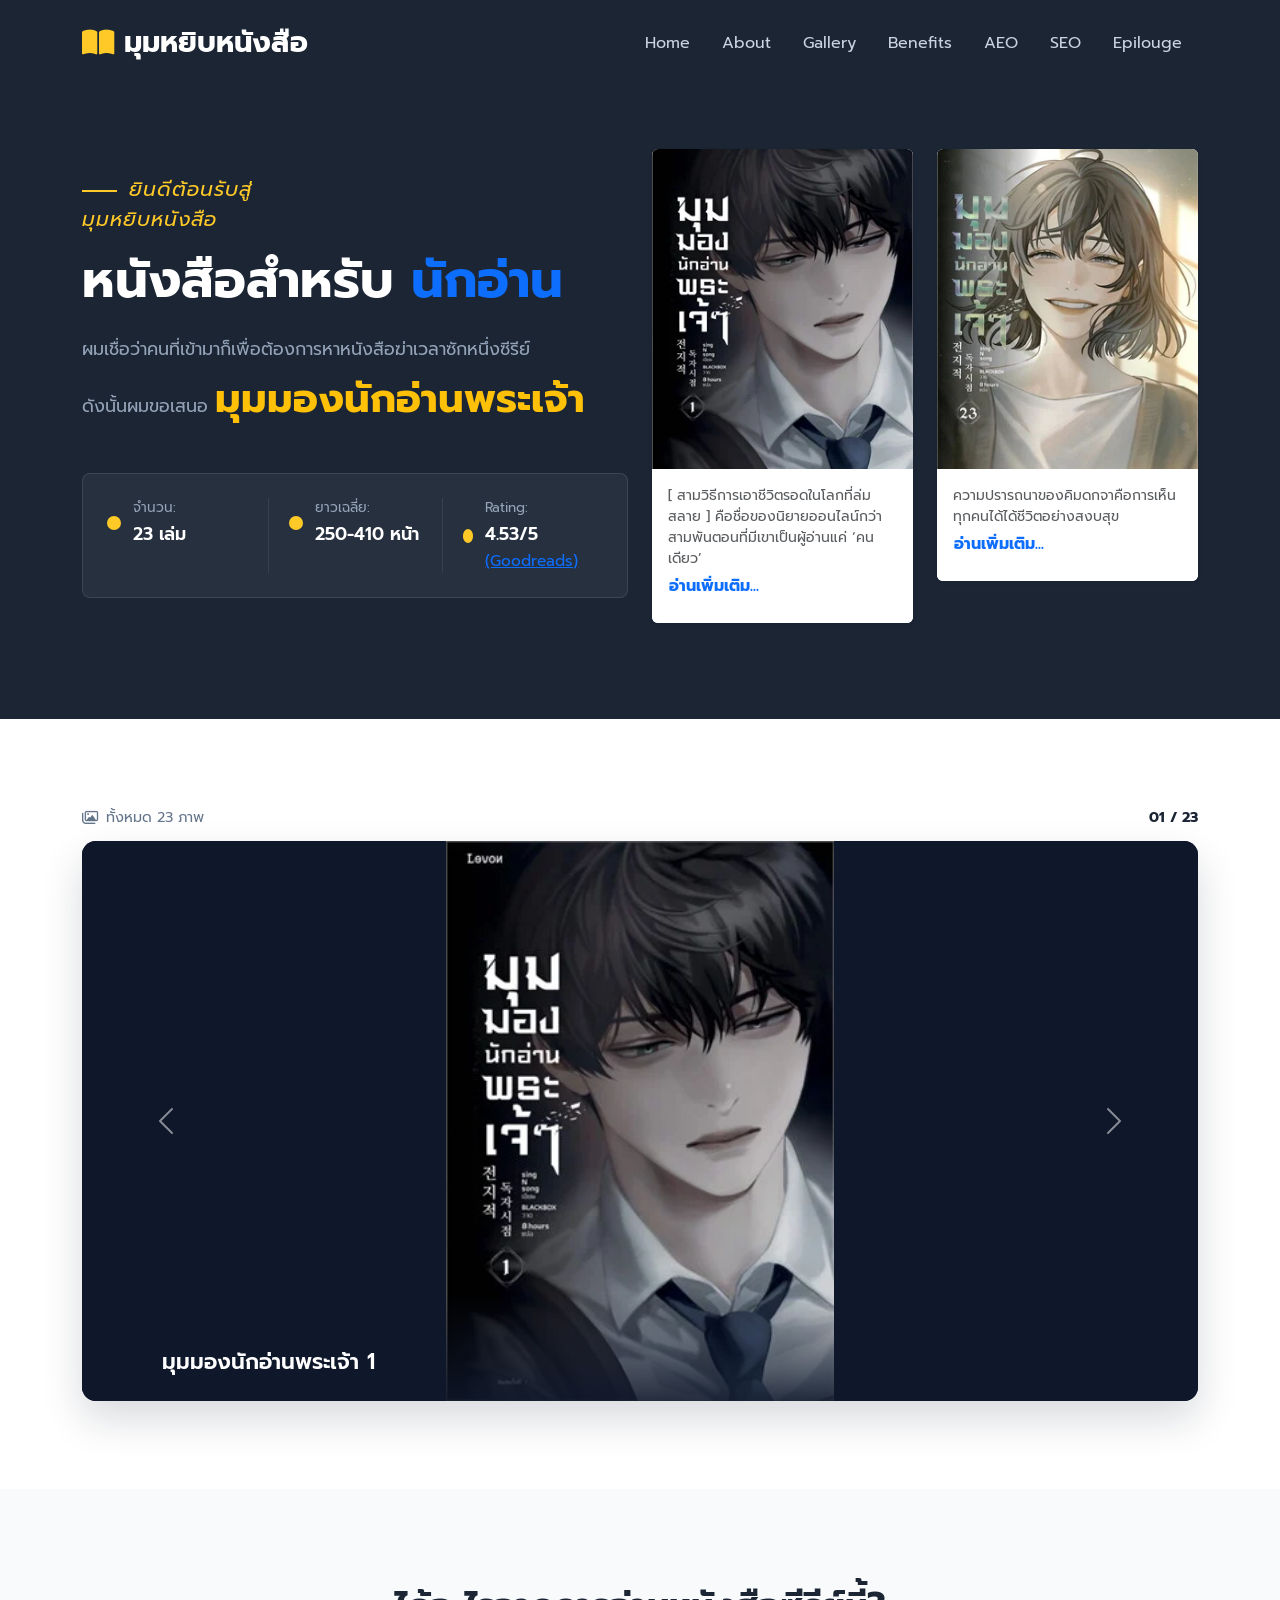
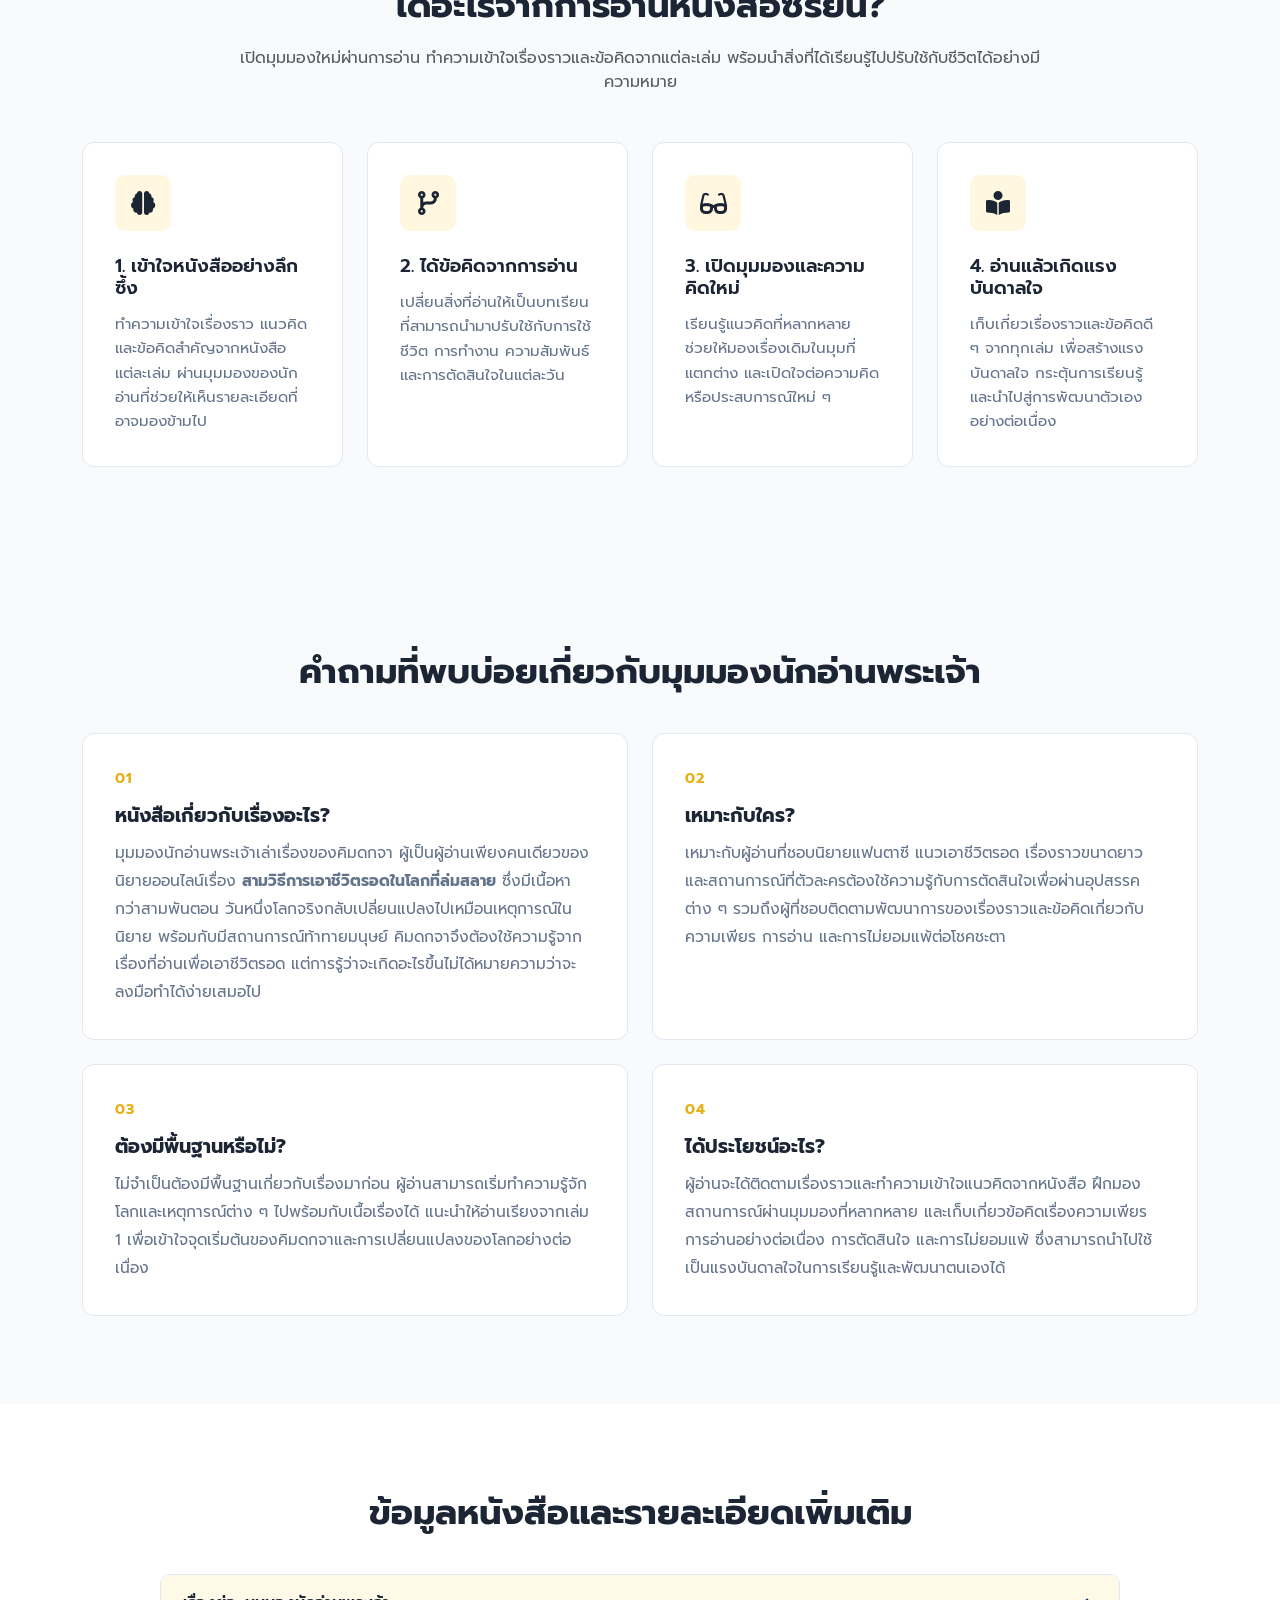
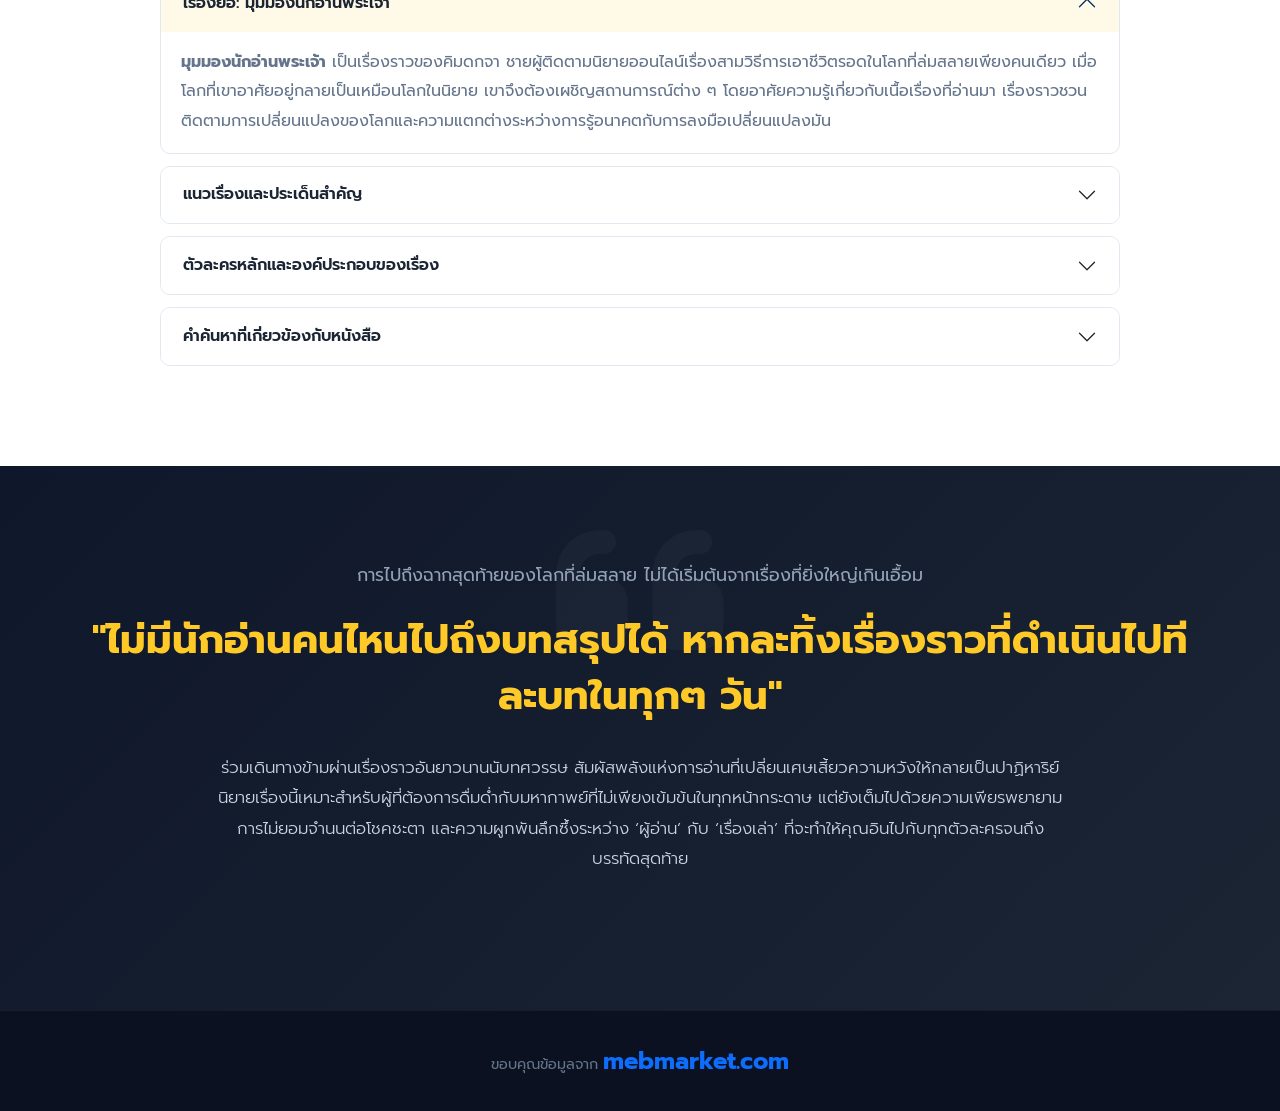
<file: index.html>
<!DOCTYPE html>
<html lang="th">

<head>
    <meta charset="UTF-8">
    <meta name="viewport" content="width=device-width, initial-scale=1.0">
    <title>มุมหยิบหนังสือ | มุมมองนักอ่านพระเจ้า – เรื่องย่อและจุดเด่น</title>
    <meta name="description"
        content="ทำความรู้จักมุมมองนักอ่านพระเจ้า นิยายแฟนตาซีเอาชีวิตรอดที่คิมดกจาเป็นผู้อ่านเพียงคนเดียว พร้อมภาพประกอบ เรื่องย่อ และประเด็นน่าสนใจของซีรีส์หนังสือ 23 เล่ม">
    <meta name="robots" content="index, follow">

    <!-- Bootstrap 5 CSS -->
    <link href="https://cdn.jsdelivr.net/npm/bootstrap@5.3.2/dist/css/bootstrap.min.css" rel="stylesheet">

    <!-- FontAwesome Icons -->
    <link rel="stylesheet" href="https://cdnjs.cloudflare.com/ajax/libs/font-awesome/6.4.2/css/all.min.css">

    <!-- Google Fonts: Prompt & Playfair Display -->
    <link rel="preconnect" href="https://fonts.googleapis.com">
    <link rel="preconnect" href="https://fonts.gstatic.com" crossorigin>
    <link
        href="https://fonts.googleapis.com/css2?family=Playfair+Display:ital,wght@0,600;0,700;1,400&family=Prompt:wght@300;400;500;600;700&display=swap"
        rel="stylesheet">
    <link rel="stylesheet" href="css/style.css">
</head>

<body id="top">

    <nav class="navbar navbar-expand-lg sticky-top" aria-label="เมนูหลัก">
        <div class="container">
            <a class="navbar-brand" href="#top">
                <i class="fa-solid fa-book-open" aria-hidden="true"></i> มุมหยิบหนังสือ
            </a>
            <button class="navbar-toggler navbar-dark border-0" type="button" data-bs-toggle="collapse"
                data-bs-target="#navbarNav" aria-controls="navbarNav" aria-expanded="false"
                aria-label="เปิดหรือปิดเมนู">
                <span class="navbar-toggler-icon"></span>
            </button>
            <div class="collapse navbar-collapse" id="navbarNav">
                <ul class="navbar-nav ms-auto mb-2 mb-lg-0">
                    <li class="nav-item"><a class="nav-link" href="#top">Home</a></li>
                    <li class="nav-item"><a class="nav-link" href="#about">About</a></li>
                    <li class="nav-item"><a class="nav-link" href="#gallery">Gallery</a></li>
                    <li class="nav-item"><a class="nav-link" href="#benefits">Benefits</a></li>
                    <li class="nav-item"><a class="nav-link" href="#aeo">AEO</a></li>
                    <li class="nav-item"><a class="nav-link" href="#seo">SEO</a></li>
                    <li class="nav-item"><a class="nav-link" href="#order">Epilouge</a></li>
                </ul>
            </div>
        </div>
    </nav>

    <header class="hero-section" id="about">
        <div class="container">
            <div class="row align-items-center gy-5">

                <!-- Hero Text Column (ฝั่งซ้าย) -->
                <div class="col-lg-6">
                    <span class="badge-welcome">ยินดีต้อนรับสู่ <br> มุมหยิบหนังสือ</span>
                    <h1 class="hero-title">หนังสือสำหรับ <span class="fs-0 fw-bold text-primary">นักอ่าน</span></h1>
                    <p class="hero-desc">
                        ผมเชื่อว่าคนที่เข้ามาก็เพื่อต้องการหาหนังสือฆ่าเวลาซักหนึ่งซีรีย์
                        <br> ดังนั้นผมขอเสนอ <span class="fs-1 fw-bold text-warning">มุมมองนักอ่านพระเจ้า</span>
                    </p>

                    <!-- Book Metadata Grid -->
                    <div class="stat-card-box">
                        <div class="row gy-3">
                            <div class="col-4">
                                <div class="stat-item">
                                    <div class="stat-dot"></div>
                                    <div>
                                        <div class="stat-label">จำนวน:</div>
                                        <div class="stat-value">23 เล่ม</div>
                                    </div>
                                </div>
                            </div>
                            <div class="col-4 border-start border-secondary border-opacity-25">
                                <div class="stat-item ms-2">
                                    <div class="stat-dot"></div>
                                    <div>
                                        <div class="stat-label">ยาวเฉลี่ย:</div>
                                        <div class="stat-value">250-410 หน้า</div>
                                    </div>
                                </div>
                            </div>
                            <div class="col-4 border-start border-secondary border-opacity-25">
                                <div class="stat-item ms-2">
                                    <div class="stat-dot"></div>
                                    <div>
                                        <div class="stat-label">Rating:</div>
                                        <div class="stat-value">4.53/5 <small class="text-white-50 fw-normal"
                                                class="rating-source"><a
                                                    href="https://www.goodreads.com/book/show/220520518-omniscient-reader-s-viewpoint-vol-1"
                                                    target="_blank" rel="noopener noreferrer">(Goodreads)</a></small>
                                        </div>
                                    </div>
                                </div>
                            </div>
                        </div>
                    </div>
                </div> <!-- ✅ ปิด col-lg-6 ฝั่งซ้ายตรงนี้พอดี -->

                <!-- Book Cards Column (ฝั่งขวา) -->
                <div class="col-lg-6">
                    <div class="row g-4 justify-content-center">

                        <!-- การ์ดหนังสือใบที่ 1 -->
                        <div class="col-md-6 col-sm-10">
                            <div class="book-card rounded overflow-hidden shadow-sm">
                                <div class="book-cover">
                                    <img src="images/01.webp" alt="มุมมองนักอ่านพระเจ้า เล่ม 1" class="book-cover-img">
                                </div>
                                <div class="p-3 bg-white">
                                    <p class="small text-muted mb-1">
                                        [ สามวิธีการเอาชีวิตรอดในโลกที่ล่มสลาย ]
                                        คือชื่อของนิยายออนไลน์กว่าสามพันตอนที่มีเขาเป็นผู้อ่านแค่ ‘คนเดียว’

                                        <!-- ซ่อนข้อความส่วนที่เหลือ -->
                                        <span class="collapse" id="bookDesc1">
                                            เขารู้เรื่องราวทั้งหมดของมัน รู้ว่าแต่ละฉากจะดำเนินไปแบบไหน
                                            และรู้ว่าเรื่องนี้จะจบลงอย่างไร
                                            <br>
                                            ดังนั้น…เมื่อจู่ๆ โลกใบนี้ก็เปลี่ยนไป กลายเป็นเหมือนกับในนิยาย
                                            ท่ามกลางความหายนะต่างๆ นานา
                                            และ ‘ซีนาริโอ’ ที่เข้ามาท้าทายเหล่ามนุษย์
                                            คิมดกจาจึงรู้ดีว่าจะผ่านเงื่อนไขแต่ละฉากไปได้ด้วยวิธีไหน
                                            แต่การ ‘รู้’ กับการ ‘ทำได้จริง’ ก็เป็นคนละเรื่องกัน
                                            <br>
                                            โลกเปลี่ยนแปลงไปแล้ว
                                            และนิยายที่เคยมีเขาเป็นผู้อ่านเพียงหนึ่งเดียวจนถึงบทสุดท้าย
                                            ก็ค่อยๆเปลี่ยนแปลงไปเพราะมีเขาเข้ามาเป็นตัวแปรเช่นกัน
                                        </span>
                                    </p>

                                    <!-- ปุ่มกด อ่านเพิ่มเติม -->
                                    <a class="btn btn-link p-0 text-decoration-none small fw-bold text-primary mb-2"
                                        data-bs-toggle="collapse" href="#bookDesc1" role="button" aria-expanded="false"
                                        aria-controls="bookDesc1">
                                        อ่านเพิ่มเติม...
                                    </a>
                                </div>
                            </div>
                        </div>

                        <!-- การ์ดหนังสือใบที่ 2 -->
                        <div class="col-md-6 col-sm-10">
                            <div class="book-card rounded overflow-hidden shadow-sm">
                                <div class="book-cover">
                                    <img src="images/23.webp" alt="มุมมองนักอ่านพระเจ้า เล่ม 23" class="book-cover-img">
                                </div>
                                <div class="p-3 bg-white">
                                    <p class="small text-muted mb-1">
                                        ความปรารถนาของคิมดกจาคือการเห็นทุกคนได้ได้ชีวิตอย่างสงบสุข

                                        <!-- ซ่อนข้อความส่วนที่เหลือ -->
                                        <span class="collapse" id="bookDesc2">
                                            แต่เหล่าสมาชิกอีกกลุ่ม โดยเฉพาะฮันซูยองกลับไม่อยากยอมรับความจริงที่ว่า
                                            คิมดกจา
                                            คนนั้นยังอยู่หลังกำแพงนั้น
                                            <br>
                                            ด้วยความปรารถนาอันแรงกล้า
                                            ยูจุงฮยอกได้วิวัฒนาการจนได้รับอักขระ ‘ย้อนกลับกลุ่ม’ มา
                                            และตั้งใจพาทุกคนกลับไปที่รอบ 1,865 เพื่อพาคิมดกจากลับมา
                                            แต่กลับพบว่าทุกอย่างสายไปเสียแล้ว
                                            <br>
                                            สองปีต่อมา ฮันชูยองที่ได้ผบกับยูจุงฮยอก
                                            ได้จุดประกายความหวังในการพาดกจากลับมาอีกครั้ง
                                            แม้ว่า 1% ที่ขาดไปนั้นยากจะถมให้เต็ม
                                            แต่ถ้าคิดดกจาได้อ่านมันขึ้นมาและจินตนาการถึงฉากจบที่นักเขียนไม่ได้เขียนล่ะ
                                            ด้านหลังประตูห้องคนไข้ของคิมดกจา จะมีอะไรรอพวกเขาอยู่กันแน่นะ
                                        </span>
                                    </p>

                                    <!-- ปุ่มกด อ่านเพิ่มเติม -->
                                    <a class="btn btn-link p-0 text-decoration-none small fw-bold text-primary mb-2"
                                        data-bs-toggle="collapse" href="#bookDesc2" role="button" aria-expanded="false"
                                        aria-controls="bookDesc2">
                                        อ่านเพิ่มเติม...
                                    </a>
                                </div>
                            </div>
                        </div>

                    </div>
                </div> <!-- ✅ ปิด col-lg-6 ฝั่งขวา -->

            </div> <!-- ✅ ปิด row ใหญ่ -->
        </div> <!-- ✅ ปิด container -->
    </header>


    <!-- Image Gallery: Bootstrap Carousel (23 image slots) -->
    <section class="gallery-section" id="gallery" aria-labelledby="gallery-title">
        <div class="container">

            <div class="gallery-topline">
                <span class="gallery-hint"><i class="fa-regular fa-images" aria-hidden="true"></i> ทั้งหมด 23 ภาพ</span>
                <span class="gallery-counter" id="gallerySlideCounter" aria-live="polite">01 / 23</span>
            </div>

            <div id="bookGalleryCarousel" class="carousel slide gallery-carousel" data-bs-ride="carousel"
                data-bs-interval="3000" data-bs-pause="hover" data-bs-touch="true"
                aria-label="แกลเลอรีภาพประกอบ 23 ภาพ">
                <div class="carousel-inner">
                    <div class="carousel-item active">
                        <div class="gallery-image-frame" data-placeholder="ช่องสำหรับใส่รูปภาพที่ 01">
                            <img src="images/01.webp" class="d-block w-100 gallery-image"
                                alt="ภาพประกอบลำดับที่ 01 ของมุมมองนักอ่านพระเจ้า">
                        </div>
                        <div class="carousel-caption gallery-caption">
                            <h3>มุมมองนักอ่านพระเจ้า 1</h3>
                        </div>
                    </div>
                    <div class="carousel-item">
                        <div class="gallery-image-frame" data-placeholder="ช่องสำหรับใส่รูปภาพที่ 02">
                            <img src="images/02.gif" class="d-block w-100 gallery-image"
                                alt="ภาพประกอบลำดับที่ 02 ของมุมมองนักอ่านพระเจ้า" loading="lazy">
                        </div>
                        <div class="carousel-caption gallery-caption">
                            <h3>มุมมองนักอ่านพระเจ้า 2</h3>
                        </div>
                    </div>
                    <div class="carousel-item">
                        <div class="gallery-image-frame" data-placeholder="ช่องสำหรับใส่รูปภาพที่ 03">
                            <img src="images/03.gif" class="d-block w-100 gallery-image"
                                alt="ภาพประกอบลำดับที่ 03 ของมุมมองนักอ่านพระเจ้า" loading="lazy">
                        </div>
                        <div class="carousel-caption gallery-caption">
                            <h3>มุมมองนักอ่านพระเจ้า 3</h3>
                        </div>
                    </div>
                    <div class="carousel-item">
                        <div class="gallery-image-frame" data-placeholder="ช่องสำหรับใส่รูปภาพที่ 04">
                            <img src="images/04.gif" class="d-block w-100 gallery-image"
                                alt="ภาพประกอบลำดับที่ 04 ของมุมมองนักอ่านพระเจ้า" loading="lazy">
                        </div>
                        <div class="carousel-caption gallery-caption">
                            <h3>มุมมองนักอ่านพระเจ้า 4</h3>
                        </div>
                    </div>
                    <div class="carousel-item">
                        <div class="gallery-image-frame" data-placeholder="ช่องสำหรับใส่รูปภาพที่ 05">
                            <img src="images/05.gif" class="d-block w-100 gallery-image"
                                alt="ภาพประกอบลำดับที่ 05 ของมุมมองนักอ่านพระเจ้า" loading="lazy">
                        </div>
                        <div class="carousel-caption gallery-caption">
                            <h3>มุมมองนักอ่านพระเจ้า 5</h3>
                        </div>
                    </div>
                    <div class="carousel-item">
                        <div class="gallery-image-frame" data-placeholder="ช่องสำหรับใส่รูปภาพที่ 06">
                            <img src="images/06.gif" class="d-block w-100 gallery-image"
                                alt="ภาพประกอบลำดับที่ 06 ของมุมมองนักอ่านพระเจ้า" loading="lazy">
                        </div>
                        <div class="carousel-caption gallery-caption">
                            <h3>มุมมองนักอ่านพระเจ้า 6</h3>
                        </div>
                    </div>
                    <div class="carousel-item">
                        <div class="gallery-image-frame" data-placeholder="ช่องสำหรับใส่รูปภาพที่ 07">
                            <img src="images/07.gif" class="d-block w-100 gallery-image"
                                alt="ภาพประกอบลำดับที่ 07 ของมุมมองนักอ่านพระเจ้า" loading="lazy">
                        </div>
                        <div class="carousel-caption gallery-caption">
                            <h3>มุมมองนักอ่านพระเจ้า 7</h3>
                        </div>
                    </div>
                    <div class="carousel-item">
                        <div class="gallery-image-frame" data-placeholder="ช่องสำหรับใส่รูปภาพที่ 08">
                            <img src="images/08.gif" class="d-block w-100 gallery-image"
                                alt="ภาพประกอบลำดับที่ 08 ของมุมมองนักอ่านพระเจ้า" loading="lazy">
                        </div>
                        <div class="carousel-caption gallery-caption">
                            <h3>มุมมองนักอ่านพระเจ้า 8</h3>
                        </div>
                    </div>
                    <div class="carousel-item">
                        <div class="gallery-image-frame" data-placeholder="ช่องสำหรับใส่รูปภาพที่ 09">
                            <img src="images/09.gif" class="d-block w-100 gallery-image"
                                alt="ภาพประกอบลำดับที่ 09 ของมุมมองนักอ่านพระเจ้า" loading="lazy">
                        </div>
                        <div class="carousel-caption gallery-caption">
                            <h3>มุมมองนักอ่านพระเจ้า 9</h3>
                        </div>
                    </div>
                    <div class="carousel-item">
                        <div class="gallery-image-frame" data-placeholder="ช่องสำหรับใส่รูปภาพที่ 10">
                            <img src="images/10.gif" class="d-block w-100 gallery-image"
                                alt="ภาพประกอบลำดับที่ 10 ของมุมมองนักอ่านพระเจ้า" loading="lazy">
                        </div>
                        <div class="carousel-caption gallery-caption">
                            <h3>มุมมองนักอ่านพระเจ้า 10</h3>
                        </div>
                    </div>
                    <div class="carousel-item">
                        <div class="gallery-image-frame" data-placeholder="ช่องสำหรับใส่รูปภาพที่ 11">
                            <img src="images/11.gif" class="d-block w-100 gallery-image"
                                alt="ภาพประกอบลำดับที่ 11 ของมุมมองนักอ่านพระเจ้า" loading="lazy">
                        </div>
                        <div class="carousel-caption gallery-caption">
                            <h3>มุมมองนักอ่านพระเจ้า 11</h3>
                        </div>
                    </div>
                    <div class="carousel-item">
                        <div class="gallery-image-frame" data-placeholder="ช่องสำหรับใส่รูปภาพที่ 12">
                            <img src="images/12.gif" class="d-block w-100 gallery-image"
                                alt="ภาพประกอบลำดับที่ 12 ของมุมมองนักอ่านพระเจ้า" loading="lazy">
                        </div>
                        <div class="carousel-caption gallery-caption">
                            <h3>มุมมองนักอ่านพระเจ้า 12</h3>
                        </div>
                    </div>
                    <div class="carousel-item">
                        <div class="gallery-image-frame" data-placeholder="ช่องสำหรับใส่รูปภาพที่ 13">
                            <img src="images/13.gif" class="d-block w-100 gallery-image"
                                alt="ภาพประกอบลำดับที่ 13 ของมุมมองนักอ่านพระเจ้า" loading="lazy">
                        </div>
                        <div class="carousel-caption gallery-caption">
                            <h3>มุมมองนักอ่านพระเจ้า 13</h3>
                        </div>
                    </div>
                    <div class="carousel-item">
                        <div class="gallery-image-frame" data-placeholder="ช่องสำหรับใส่รูปภาพที่ 14">
                            <img src="images/14.gif" class="d-block w-100 gallery-image"
                                alt="ภาพประกอบลำดับที่ 14 ของมุมมองนักอ่านพระเจ้า" loading="lazy">
                        </div>
                        <div class="carousel-caption gallery-caption">
                            <h3>มุมมองนักอ่านพระเจ้า 14</h3>
                        </div>
                    </div>
                    <div class="carousel-item">
                        <div class="gallery-image-frame" data-placeholder="ช่องสำหรับใส่รูปภาพที่ 15">
                            <img src="images/15.gif" class="d-block w-100 gallery-image"
                                alt="ภาพประกอบลำดับที่ 15 ของมุมมองนักอ่านพระเจ้า" loading="lazy">
                        </div>
                        <div class="carousel-caption gallery-caption">
                            <h3>มุมมองนักอ่านพระเจ้า 15</h3>
                        </div>
                    </div>
                    <div class="carousel-item">
                        <div class="gallery-image-frame" data-placeholder="ช่องสำหรับใส่รูปภาพที่ 16">
                            <img src="images/16.gif" class="d-block w-100 gallery-image"
                                alt="ภาพประกอบลำดับที่ 16 ของมุมมองนักอ่านพระเจ้า" loading="lazy">
                        </div>
                        <div class="carousel-caption gallery-caption">
                            <h3>มุมมองนักอ่านพระเจ้า 16</h3>
                        </div>
                    </div>
                    <div class="carousel-item">
                        <div class="gallery-image-frame" data-placeholder="ช่องสำหรับใส่รูปภาพที่ 17">
                            <img src="images/17.gif" class="d-block w-100 gallery-image"
                                alt="ภาพประกอบลำดับที่ 17 ของมุมมองนักอ่านพระเจ้า" loading="lazy">
                        </div>
                        <div class="carousel-caption gallery-caption">
                            <h3>มุมมองนักอ่านพระเจ้า 17</h3>
                        </div>
                    </div>
                    <div class="carousel-item">
                        <div class="gallery-image-frame" data-placeholder="ช่องสำหรับใส่รูปภาพที่ 18">
                            <img src="images/18.gif" class="d-block w-100 gallery-image"
                                alt="ภาพประกอบลำดับที่ 18 ของมุมมองนักอ่านพระเจ้า" loading="lazy">
                        </div>
                        <div class="carousel-caption gallery-caption">
                            <h3>มุมมองนักอ่านพระเจ้า 18</h3>
                        </div>
                    </div>
                    <div class="carousel-item">
                        <div class="gallery-image-frame" data-placeholder="ช่องสำหรับใส่รูปภาพที่ 19">
                            <img src="images/19.gif" class="d-block w-100 gallery-image"
                                alt="ภาพประกอบลำดับที่ 19 ของมุมมองนักอ่านพระเจ้า" loading="lazy">
                        </div>
                        <div class="carousel-caption gallery-caption">
                            <h3>มุมมองนักอ่านพระเจ้า 19</h3>
                        </div>
                    </div>
                    <div class="carousel-item">
                        <div class="gallery-image-frame" data-placeholder="ช่องสำหรับใส่รูปภาพที่ 20">
                            <img src="images/20.gif" class="d-block w-100 gallery-image"
                                alt="ภาพประกอบลำดับที่ 20 ของมุมมองนักอ่านพระเจ้า" loading="lazy">
                        </div>
                        <div class="carousel-caption gallery-caption">
                            <h3>มุมมองนักอ่านพระเจ้า 20</h3>
                        </div>
                    </div>
                    <div class="carousel-item">
                        <div class="gallery-image-frame" data-placeholder="ช่องสำหรับใส่รูปภาพที่ 21">
                            <img src="images/21.gif" class="d-block w-100 gallery-image"
                                alt="ภาพประกอบลำดับที่ 21 ของมุมมองนักอ่านพระเจ้า" loading="lazy">
                        </div>
                        <div class="carousel-caption gallery-caption">
                            <h3>มุมมองนักอ่านพระเจ้า 21</h3>
                        </div>
                    </div>
                    <div class="carousel-item">
                        <div class="gallery-image-frame" data-placeholder="ช่องสำหรับใส่รูปภาพที่ 22">
                            <img src="images/22.gif" class="d-block w-100 gallery-image"
                                alt="ภาพประกอบลำดับที่ 22 ของมุมมองนักอ่านพระเจ้า" loading="lazy">
                        </div>
                        <div class="carousel-caption gallery-caption">
                            <h3>มุมมองนักอ่านพระเจ้า 22</h3>
                        </div>
                    </div>
                    <div class="carousel-item">
                        <div class="gallery-image-frame" data-placeholder="ช่องสำหรับใส่รูปภาพที่ 23">
                            <img src="images/23.webp" class="d-block w-100 gallery-image"
                                alt="ภาพประกอบลำดับที่ 23 ของมุมมองนักอ่านพระเจ้า" loading="lazy">
                        </div>
                        <div class="carousel-caption gallery-caption">
                            <h3>มุมมองนักอ่านพระเจ้า 23</h3>
                        </div>
                    </div>
                </div>
                <button class="carousel-control-prev" type="button" data-bs-target="#bookGalleryCarousel"
                    data-bs-slide="prev" aria-label="ภาพก่อนหน้า">
                    <span class="carousel-control-prev-icon" aria-hidden="true"></span>
                    <span class="visually-hidden">ก่อนหน้า</span>
                </button>
                <button class="carousel-control-next" type="button" data-bs-target="#bookGalleryCarousel"
                    data-bs-slide="next" aria-label="ภาพถัดไป">
                    <span class="carousel-control-next-icon" aria-hidden="true"></span>
                    <span class="visually-hidden">ถัดไป</span>
                </button>
            </div>
        </div>
    </section>

    <section class="benefits-section" id="benefits">
        <div class="container">
            <div class="text-center max-w-700 mx-auto mb-5 benefits-intro">
                <h2 class="section-title">ได้อะไรจากการอ่านหนังสือซีรีย์นี้?</h2>
                <p class="text-muted fs-6">
                    เปิดมุมมองใหม่ผ่านการอ่าน ทำความเข้าใจเรื่องราวและข้อคิดจากแต่ละเล่ม
                    พร้อมนำสิ่งที่ได้เรียนรู้ไปปรับใช้กับชีวิตได้อย่างมีความหมาย
                </p>
            </div>

            <div class="row g-4">
                <!-- Benefit 1 -->
                <div class="col-lg-3 col-md-6">
                    <div class="benefit-card">
                        <div class="benefit-icon">
                            <i class="fa-solid fa-brain"></i>
                        </div>
                        <h5>1. เข้าใจหนังสืออย่างลึกซึ้ง</h5>
                        <p>
                            ทำความเข้าใจเรื่องราว แนวคิด และข้อคิดสำคัญจากหนังสือแต่ละเล่ม
                            ผ่านมุมมองของนักอ่านที่ช่วยให้เห็นรายละเอียดที่อาจมองข้ามไป
                        </p>
                    </div>
                </div>

                <!-- Benefit 2 -->
                <div class="col-lg-3 col-md-6">
                    <div class="benefit-card">
                        <div class="benefit-icon">
                            <i class="fa-solid fa-code-branch"></i>
                        </div>
                        <h5>2. ได้ข้อคิดจากการอ่าน</h5>
                        <p>
                            เปลี่ยนสิ่งที่อ่านให้เป็นบทเรียนที่สามารถนำมาปรับใช้กับการใช้ชีวิต การทำงาน ความสัมพันธ์
                            และการตัดสินใจในแต่ละวัน
                        </p>
                    </div>
                </div>

                <!-- Benefit 3 -->
                <div class="col-lg-3 col-md-6">
                    <div class="benefit-card">
                        <div class="benefit-icon">
                            <i class="fa-solid fa-glasses"></i>
                        </div>
                        <h5>3. เปิดมุมมองและความคิดใหม่</h5>
                        <p>
                            เรียนรู้แนวคิดที่หลากหลาย ช่วยให้มองเรื่องเดิมในมุมที่แตกต่าง
                            และเปิดใจต่อความคิดหรือประสบการณ์ใหม่ ๆ
                        </p>
                    </div>
                </div>

                <!-- Benefit 4 -->
                <div class="col-lg-3 col-md-6">
                    <div class="benefit-card">
                        <div class="benefit-icon">
                            <i class="fa-solid fa-book-open-reader"></i>
                        </div>
                        <h5>4. อ่านแล้วเกิดแรงบันดาลใจ</h5>
                        <p>
                            เก็บเกี่ยวเรื่องราวและข้อคิดดี ๆ จากทุกเล่ม เพื่อสร้างแรงบันดาลใจ กระตุ้นการเรียนรู้
                            และนำไปสู่การพัฒนาตัวเองอย่างต่อเนื่อง
                        </p>
                    </div>
                </div>
            </div>
        </div>
    </section>


    <!-- AEO: direct answers to common reader questions -->
    <section class="aeo-section" id="aeo" aria-labelledby="aeo-title">
        <div class="container">
            <div class="section-heading text-center">
                <h2 class="section-title" id="aeo-title">คำถามที่พบบ่อยเกี่ยวกับมุมมองนักอ่านพระเจ้า</h2>
            </div>

            <div class="row g-4">
                <div class="col-lg-6">
                    <article class="aeo-card h-100">
                        <span class="aeo-number">01</span>
                        <h3>หนังสือเกี่ยวกับเรื่องอะไร?</h3>
                        <p>มุมมองนักอ่านพระเจ้าเล่าเรื่องของคิมดกจา ผู้เป็นผู้อ่านเพียงคนเดียวของนิยายออนไลน์เรื่อง
                            <strong>สามวิธีการเอาชีวิตรอดในโลกที่ล่มสลาย</strong> ซึ่งมีเนื้อหากว่าสามพันตอน
                            วันหนึ่งโลกจริงกลับเปลี่ยนแปลงไปเหมือนเหตุการณ์ในนิยาย พร้อมกับมีสถานการณ์ท้าทายมนุษย์
                            คิมดกจาจึงต้องใช้ความรู้จากเรื่องที่อ่านเพื่อเอาชีวิตรอด
                            แต่การรู้ว่าจะเกิดอะไรขึ้นไม่ได้หมายความว่าจะลงมือทำได้ง่ายเสมอไป
                        </p>
                    </article>
                </div>
                <div class="col-lg-6">
                    <article class="aeo-card h-100">
                        <span class="aeo-number">02</span>
                        <h3>เหมาะกับใคร?</h3>
                        <p>เหมาะกับผู้อ่านที่ชอบนิยายแฟนตาซี แนวเอาชีวิตรอด เรื่องราวขนาดยาว
                            และสถานการณ์ที่ตัวละครต้องใช้ความรู้กับการตัดสินใจเพื่อผ่านอุปสรรคต่าง ๆ
                            รวมถึงผู้ที่ชอบติดตามพัฒนาการของเรื่องราวและข้อคิดเกี่ยวกับความเพียร การอ่าน
                            และการไม่ยอมแพ้ต่อโชคชะตา</p>
                    </article>
                </div>
                <div class="col-lg-6">
                    <article class="aeo-card h-100">
                        <span class="aeo-number">03</span>
                        <h3>ต้องมีพื้นฐานหรือไม่?</h3>
                        <p>ไม่จำเป็นต้องมีพื้นฐานเกี่ยวกับเรื่องมาก่อน ผู้อ่านสามารถเริ่มทำความรู้จักโลกและเหตุการณ์ต่าง
                            ๆ ไปพร้อมกับเนื้อเรื่องได้ แนะนำให้อ่านเรียงจากเล่ม 1
                            เพื่อเข้าใจจุดเริ่มต้นของคิมดกจาและการเปลี่ยนแปลงของโลกอย่างต่อเนื่อง</p>
                    </article>
                </div>
                <div class="col-lg-6">
                    <article class="aeo-card h-100">
                        <span class="aeo-number">04</span>
                        <h3>ได้ประโยชน์อะไร?</h3>
                        <p>ผู้อ่านจะได้ติดตามเรื่องราวและทำความเข้าใจแนวคิดจากหนังสือ
                            ฝึกมองสถานการณ์ผ่านมุมมองที่หลากหลาย และเก็บเกี่ยวข้อคิดเรื่องความเพียร
                            การอ่านอย่างต่อเนื่อง การตัดสินใจ และการไม่ยอมแพ้
                            ซึ่งสามารถนำไปใช้เป็นแรงบันดาลใจในการเรียนรู้และพัฒนาตนเองได้</p>
                    </article>
                </div>
            </div>
        </div>
    </section>


    <!-- On-page SEO content in a Bootstrap Accordion -->
    <section class="seo-section" id="seo" aria-labelledby="seo-title">
        <div class="container">
            <div class="section-heading text-center">
                <h2 class="section-title" id="seo-title">ข้อมูลหนังสือและรายละเอียดเพิ่มเติม</h2>
                </p>
            </div>

            <div class="accordion seo-accordion" id="seoAccordion">
                <div class="accordion-item">
                    <h3 class="accordion-header" id="seoHeadingOne">
                        <button class="accordion-button" type="button" data-bs-toggle="collapse"
                            data-bs-target="#seoCollapseOne" aria-expanded="true" aria-controls="seoCollapseOne">
                            เรื่องย่อ: มุมมองนักอ่านพระเจ้า
                        </button>
                    </h3>
                    <div id="seoCollapseOne" class="accordion-collapse collapse show" aria-labelledby="seoHeadingOne"
                        data-bs-parent="#seoAccordion">
                        <div class="accordion-body">
                            <p><strong>มุมมองนักอ่านพระเจ้า</strong> เป็นเรื่องราวของคิมดกจา
                                ชายผู้ติดตามนิยายออนไลน์เรื่องสามวิธีการเอาชีวิตรอดในโลกที่ล่มสลายเพียงคนเดียว
                                เมื่อโลกที่เขาอาศัยอยู่กลายเป็นเหมือนโลกในนิยาย เขาจึงต้องเผชิญสถานการณ์ต่าง ๆ
                                โดยอาศัยความรู้เกี่ยวกับเนื้อเรื่องที่อ่านมา
                                เรื่องราวชวนติดตามการเปลี่ยนแปลงของโลกและความแตกต่างระหว่างการรู้อนาคตกับการลงมือเปลี่ยนแปลงมัน
                            </p>
                        </div>
                    </div>
                </div>

                <div class="accordion-item">
                    <h3 class="accordion-header" id="seoHeadingTwo">
                        <button class="accordion-button collapsed" type="button" data-bs-toggle="collapse"
                            data-bs-target="#seoCollapseTwo" aria-expanded="false" aria-controls="seoCollapseTwo">
                            แนวเรื่องและประเด็นสำคัญ
                        </button>
                    </h3>
                    <div id="seoCollapseTwo" class="accordion-collapse collapse" aria-labelledby="seoHeadingTwo"
                        data-bs-parent="#seoAccordion">
                        <div class="accordion-body">
                            <p>เนื้อหานำเสนอการเอาชีวิตรอดในโลกที่เปลี่ยนแปลงไปตามเหตุการณ์ในนิยาย
                                โดยมีประเด็นเกี่ยวกับความรู้ การตัดสินใจ การเผชิญอุปสรรค ความเพียร
                                และความสัมพันธ์ระหว่างผู้อ่านกับเรื่องราวที่ติดตาม
                                เหมาะสำหรับผู้ที่ชื่นชอบนิยายแฟนตาซีที่มีการดำเนินเรื่องต่อเนื่องและสถานการณ์ท้าทายตัวละคร
                            </p>
                        </div>
                    </div>
                </div>

                <div class="accordion-item">
                    <h3 class="accordion-header" id="seoHeadingThree">
                        <button class="accordion-button collapsed" type="button" data-bs-toggle="collapse"
                            data-bs-target="#seoCollapseThree" aria-expanded="false" aria-controls="seoCollapseThree">
                            ตัวละครหลักและองค์ประกอบของเรื่อง
                        </button>
                    </h3>
                    <div id="seoCollapseThree" class="accordion-collapse collapse" aria-labelledby="seoHeadingThree"
                        data-bs-parent="#seoAccordion">
                        <div class="accordion-body">
                            <p><strong>คิมดกจา</strong> เป็นตัวละครสำคัญที่มีความรู้เกี่ยวกับนิยายต้นฉบับ
                                เพราะเขาเป็นผู้อ่านเพียงคนเดียวที่ติดตามเรื่องดังกล่าวจนถึงตอนสุดท้าย
                                ความรู้ของเขากลายเป็นสิ่งสำคัญเมื่อเหตุการณ์ในนิยายเกิดขึ้นจริง
                                แต่การเปลี่ยนแปลงของโลกและการมีตัวแปรใหม่ทำให้เรื่องราวไม่ได้ดำเนินไปเหมือนต้นฉบับทุกประการ
                            </p>
                        </div>
                    </div>
                </div>

                <div class="accordion-item">
                    <h3 class="accordion-header" id="seoHeadingFour">
                        <button class="accordion-button collapsed" type="button" data-bs-toggle="collapse"
                            data-bs-target="#seoCollapseFour" aria-expanded="false" aria-controls="seoCollapseFour">
                            คำค้นหาที่เกี่ยวข้องกับหนังสือ
                        </button>
                    </h3>
                    <div id="seoCollapseFour" class="accordion-collapse collapse" aria-labelledby="seoHeadingFour"
                        data-bs-parent="#seoAccordion">
                        <div class="accordion-body">
                            <p>ผู้อ่านสามารถใช้คำค้น เช่น <strong>มุมมองนักอ่านพระเจ้า</strong>, <strong>Omniscient
                                    Reader's Viewpoint</strong>, <strong>คิมดกจา</strong>,
                                <strong>นิยายแฟนตาซี</strong>, <strong>นิยายเอาชีวิตรอด</strong> และ
                                <strong>นิยายออนไลน์</strong> เพื่อค้นหาข้อมูลเกี่ยวกับชื่อเรื่อง ตัวละคร
                                และแนวทางของเนื้อหาได้สะดวกยิ่งขึ้น
                            </p>
                        </div>
                    </div>
                </div>
            </div>
        </div>
    </section>

    <section class="quote-banner" id="order">
        <div class="container position-relative quote-container">
            <p class="quote-sub">การไปถึงฉากสุดท้ายของโลกที่ล่มสลาย ไม่ได้เริ่มต้นจากเรื่องที่ยิ่งใหญ่เกินเอื้อม</p>
            <h2 class="quote-main">
                "ไม่มีนักอ่านคนไหนไปถึงบทสรุปได้ หากละทิ้งเรื่องราวที่ดำเนินไปทีละบทในทุกๆ วัน"
            </h2>
            <p class="quote-desc">
                ร่วมเดินทางข้ามผ่านเรื่องราวอันยาวนานนับทศวรรษ
                สัมผัสพลังแห่งการอ่านที่เปลี่ยนเศษเสี้ยวความหวังให้กลายเป็นปาฏิหาริย์
                นิยายเรื่องนี้เหมาะสำหรับผู้ที่ต้องการดื่มด่ำกับมหากาพย์ที่ไม่เพียงเข้มข้นในทุกหน้ากระดาษ
                แต่ยังเต็มไปด้วยความเพียรพยายาม การไม่ยอมจำนนต่อโชคชะตา และความผูกพันลึกซึ้งระหว่าง ‘ผู้อ่าน’ กับ
                ‘เรื่องเล่า’ ที่จะทำให้คุณอินไปกับทุกตัวละครจนถึงบรรทัดสุดท้าย
            </p>
        </div>
    </section>

    <footer>
        <div class="container text-center">
            <p class="mb-0">
                ขอบคุณข้อมูลจาก
                <a href="https://www.mebmarket.com/index.php?action=series_detail&series_id=8509&page_no=1"
                    target="_blank" rel="noopener noreferrer" class="fs-4 fw-bold text-primary text-decoration-none">
                    mebmarket.com
                </a>
            </p>
        </div>
    </footer>

    <!-- Bootstrap 5 JavaScript Bundle -->
    <script src="https://cdn.jsdelivr.net/npm/bootstrap@5.3.2/dist/js/bootstrap.bundle.min.js"></script>

    <script>
        // Show a styled placeholder when a gallery image has not been added yet.
        document.querySelectorAll(".gallery-image").forEach((image) => {
            const markMissingImage = () => image.classList.add("is-missing");
            image.addEventListener("error", markMissingImage);
            if (image.complete && image.naturalWidth === 0) {
                markMissingImage();
            }
        });

        // Keep the gallery counter synchronized with manual and automatic slides.
        const galleryCarousel = document.getElementById("bookGalleryCarousel");
        const gallerySlideCounter = document.getElementById("gallerySlideCounter");
        if (galleryCarousel && gallerySlideCounter) {
            galleryCarousel.addEventListener("slid.bs.carousel", (event) => {
                const slides = Array.from(galleryCarousel.querySelectorAll(".carousel-item"));
                const currentIndex = slides.indexOf(event.relatedTarget) + 1;
                gallerySlideCounter.textContent = `${String(currentIndex).padStart(2, "0")} / ${String(slides.length).padStart(2, "0")}`;
            });
        }

        // Close the mobile navigation after a section link is selected.
        document.querySelectorAll("#navbarNav .nav-link").forEach((link) => {
            link.addEventListener("click", () => {
                const navMenu = document.getElementById("navbarNav");
                if (window.bootstrap && navMenu.classList.contains("show")) {
                    bootstrap.Collapse.getOrCreateInstance(navMenu).hide();
                }
            });
        });
    </script>

</body>

</html>
</file>
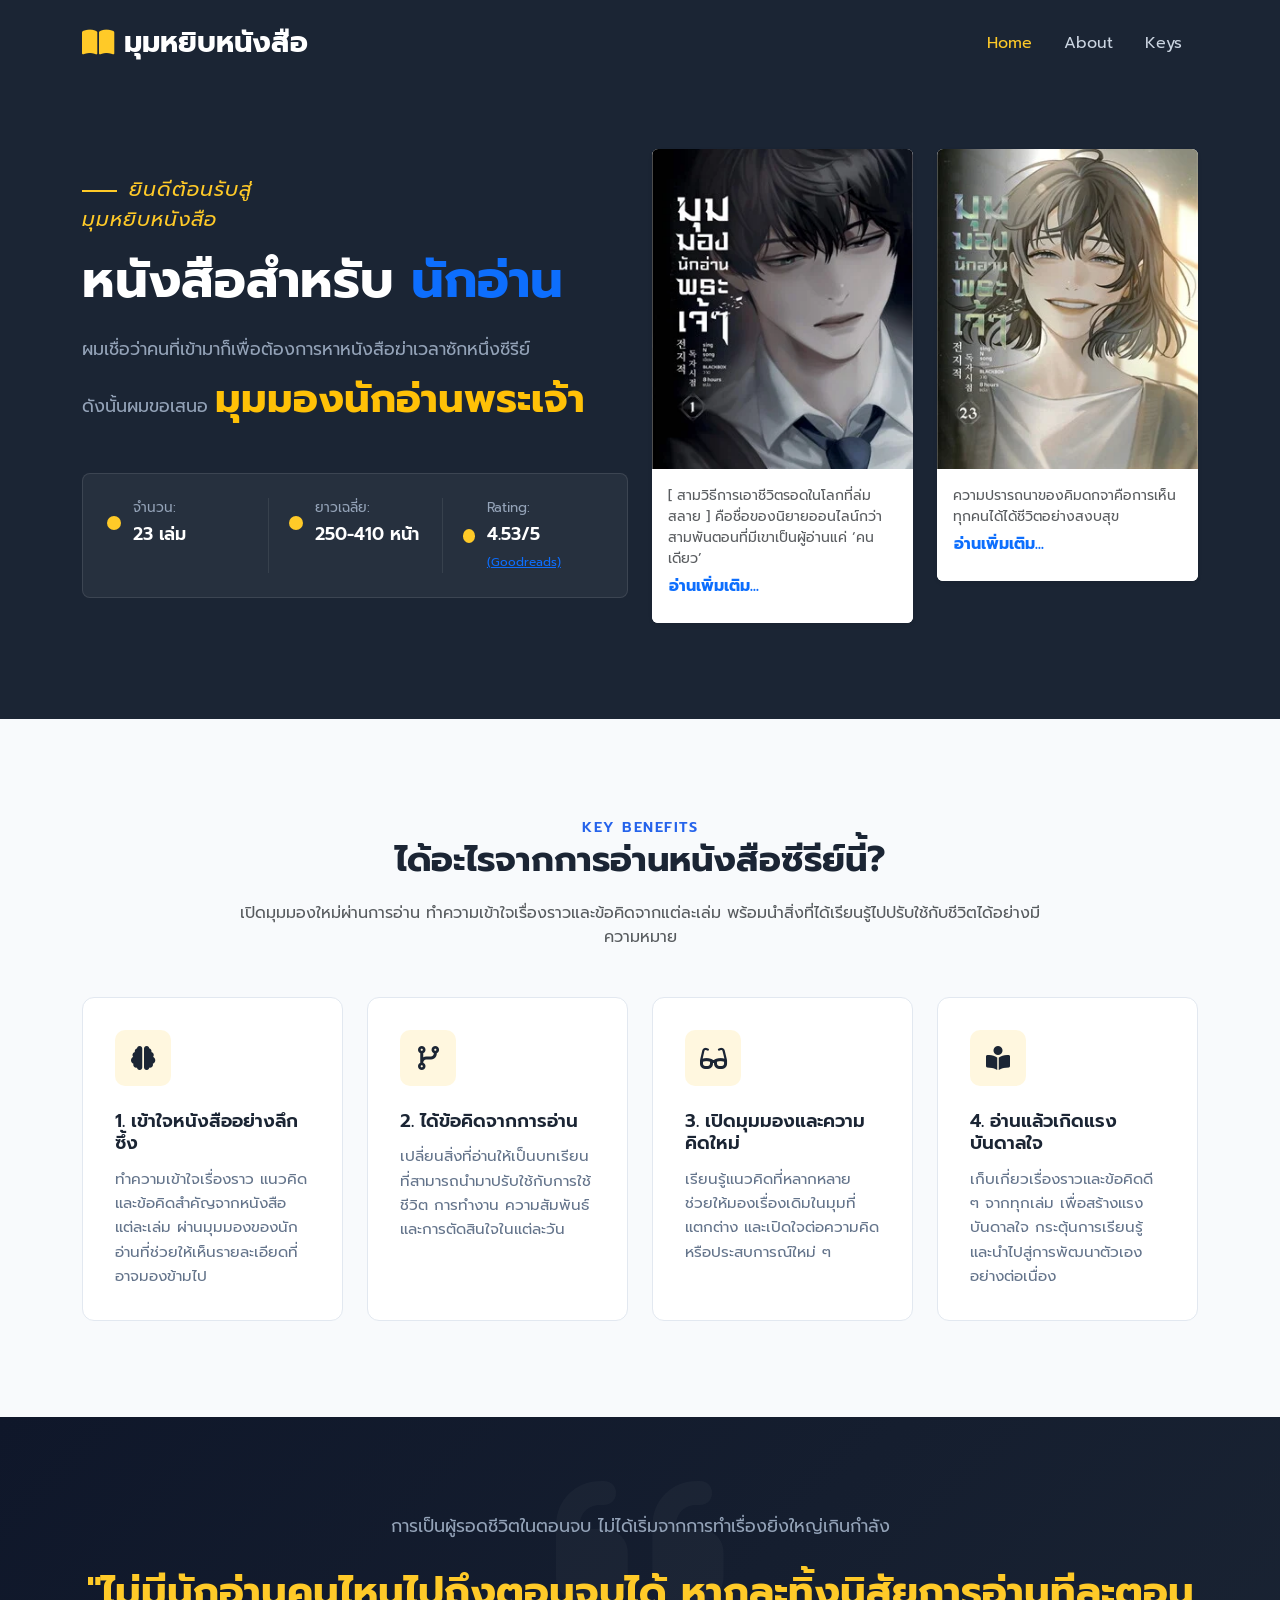
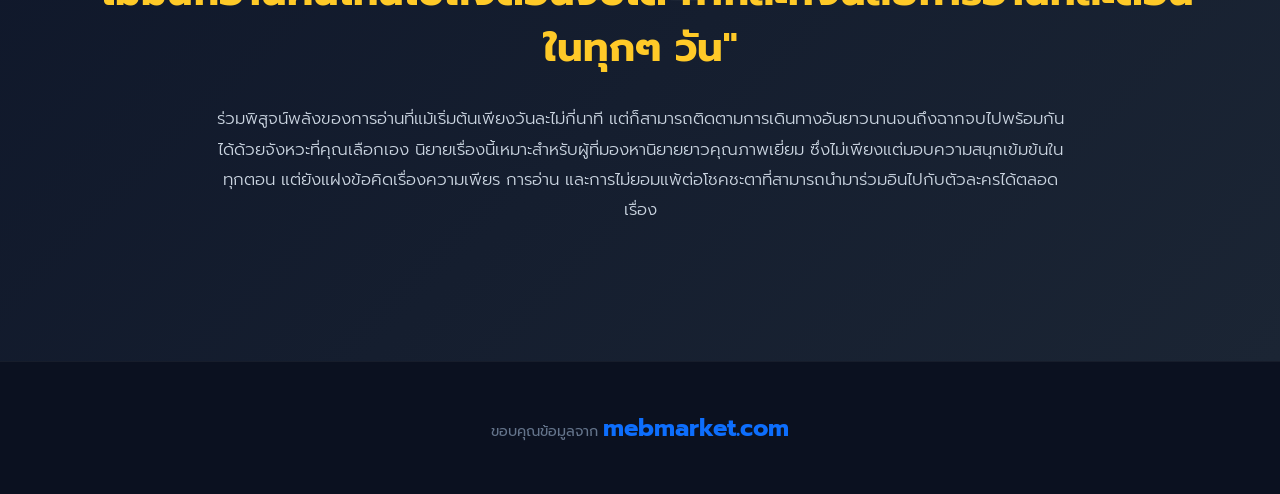
<file: book_landing_page.html>
<!DOCTYPE html>
<html lang="th">

<head>
    <meta charset="UTF-8">
    <meta name="viewport" content="width=device-width, initial-scale=1.0">
    <title>Pages - Your Books From The Best Writer</title>

    <!-- Bootstrap 5 CSS -->
    <link href="https://cdn.jsdelivr.net/npm/bootstrap@5.3.2/dist/css/bootstrap.min.css" rel="stylesheet">

    <!-- FontAwesome Icons -->
    <link rel="stylesheet" href="https://cdnjs.cloudflare.com/ajax/libs/font-awesome/6.4.2/css/all.min.css">

    <!-- Google Fonts: Prompt & Playfair Display -->
    <link rel="preconnect" href="https://fonts.googleapis.com">
    <link rel="preconnect" href="https://fonts.gstatic.com" crossorigin>
    <link
        href="https://fonts.googleapis.com/css2?family=Playfair+Display:ital,wght@0,600;0,700;1,400&family=Prompt:wght@300;400;500;600;700&display=swap"
        rel="stylesheet">

    <style>
        /* Custom CSS - embedded for single file execution */
        :root {
            --primary-navy: #1B2534;
            --dark-navy: #0F172A;
            --accent-gold: #FFCA28;
            --accent-gold-hover: #E5B219;
            --light-bg: #F8FAFC;
            --border-color: #E2E8F0;
            --text-dark: #1E293B;
            --text-muted: #64748B;
        }

        body {
            font-family: 'Prompt', sans-serif;
            color: var(--text-dark);
            background-color: #FFFFFF;
            overflow-x: hidden;
        }

        h1,
        h2,
        h3,
        .font-heading {
            font-family: 'Prompt', 'Playfair Display', serif;
        }

        .navbar {
            background-color: var(--primary-navy);
            padding: 1rem 0;
            transition: all 0.3s ease;
        }

        .navbar-brand {
            font-weight: 700;
            font-size: 1.8rem;
            color: #FFFFFF !important;
            display: flex;
            align-items: center;
            gap: 10px;
        }

        .navbar-brand i {
            color: var(--accent-gold);
        }

        .nav-link {
            color: #CBD5E1 !important;
            font-weight: 400;
            margin: 0 8px;
            transition: color 0.2s ease;
        }

        .nav-link:hover,
        .nav-link.active {
            color: var(--accent-gold) !important;
        }

        .btn-gold {
            background-color: var(--accent-gold);
            color: var(--primary-navy);
            font-weight: 600;
            border: none;
            padding: 0.6rem 1.5rem;
            border-radius: 4px;
            transition: all 0.3s ease;
            box-shadow: 0 4px 12px rgba(255, 202, 40, 0.25);
        }

        .btn-gold:hover {
            background-color: var(--accent-gold-hover);
            color: var(--primary-navy);
            transform: translateY(-2px);
            box-shadow: 0 6px 16px rgba(255, 202, 40, 0.35);
        }

        .btn-outline-custom {
            border: 2px solid var(--accent-gold);
            color: #FFFFFF;
            font-weight: 500;
            padding: 0.6rem 1.5rem;
            border-radius: 4px;
            transition: all 0.3s ease;
        }

        .btn-outline-custom:hover {
            background-color: var(--accent-gold);
            color: var(--primary-navy);
        }

        .hero-section {
            background-color: var(--primary-navy);
            color: #FFFFFF;
            padding: 4rem 0 6rem 0;
            position: relative;
        }

        .badge-welcome {
            color: var(--accent-gold);
            font-style: italic;
            font-size: 1.25rem;
            letter-spacing: 1px;
            display: inline-block;
            margin-bottom: 1rem;
            position: relative;
        }

        .badge-welcome::before {
            content: '';
            display: inline-block;
            width: 35px;
            height: 2px;
            background-color: var(--accent-gold);
            vertical-align: middle;
            margin-right: 12px;
        }

        .hero-title {
            font-size: 3.2rem;
            font-weight: 700;
            line-height: 1.2;
            margin-bottom: 1.5rem;
        }

        .hero-desc {
            color: #94A3B8;
            font-size: 1.1rem;
            line-height: 1.7;
            margin-bottom: 2rem;
            max-width: 520px;
        }

        .stat-card-box {
            background-color: rgba(255, 255, 255, 0.05);
            border: 1px solid rgba(255, 255, 255, 0.1);
            border-radius: 8px;
            padding: 1.5rem;
            margin-top: 2.5rem;
        }

        .stat-item {
            display: flex;
            align-items: center;
            gap: 12px;
        }

        .stat-dot {
            width: 14px;
            height: 14px;
            background-color: var(--accent-gold);
            border-radius: 50%;
        }

        .stat-label {
            font-size: 0.85rem;
            color: #94A3B8;
            margin-bottom: 2px;
        }

        .stat-value {
            font-size: 1.1rem;
            font-weight: 600;
            color: #FFFFFF;
        }

        .book-card {
            background: #FFFFFF;
            color: var(--text-dark);
            border-radius: 8px;
            overflow: hidden;
            box-shadow: 0 15px 35px rgba(0, 0, 0, 0.3);
            transition: transform 0.3s ease;
        }

        .book-card:hover {
            transform: translateY(-8px);
        }

        .book-cover {
            height: 280px;
            display: flex;
            flex-direction: column;
            justify-content: center;
            align-items: center;
            padding: 2rem;
            text-align: center;
            position: relative;
        }

        .book-cover-1 {
            background: linear-gradient(135deg, #1E293B 0%, #0F172A 100%);
            color: #FFFFFF;
            border-bottom: 4px solid var(--accent-gold);
        }

        .book-cover-2 {
            background: linear-gradient(135deg, #334155 0%, #1E293B 100%);
            color: #FFFFFF;
            border-bottom: 4px solid var(--accent-gold);
        }

        .book-cover h4 {
            font-family: 'Playfair Display', serif;
            font-size: 1.5rem;
            font-weight: 700;
            letter-spacing: 1px;
            margin-bottom: 0.5rem;
        }

        .benefits-section {
            padding: 6rem 0;
            background-color: var(--light-bg);
        }

        .section-badge {
            color: #2563EB;
            font-weight: 600;
            text-transform: uppercase;
            letter-spacing: 1.5px;
            font-size: 0.9rem;
            margin-bottom: 0.5rem;
        }

        .section-title {
            font-size: 2.2rem;
            font-weight: 700;
            color: var(--primary-navy);
            margin-bottom: 1.2rem;
        }

        .benefit-card {
            background: #FFFFFF;
            border-radius: 12px;
            padding: 2rem;
            height: 100%;
            border: 1px solid var(--border-color);
            transition: all 0.3s ease;
            position: relative;
        }

        .benefit-card:hover {
            box-shadow: 0 12px 28px rgba(0, 0, 0, 0.06);
            transform: translateY(-5px);
            border-color: var(--accent-gold);
        }

        .benefit-icon {
            width: 56px;
            height: 56px;
            background-color: rgba(255, 202, 40, 0.15);
            color: var(--primary-navy);
            border-radius: 10px;
            display: flex;
            align-items: center;
            justify-content: center;
            font-size: 1.5rem;
            margin-bottom: 1.5rem;
        }

        .benefit-card h5 {
            font-weight: 600;
            font-size: 1.15rem;
            margin-bottom: 0.8rem;
            color: var(--primary-navy);
        }

        .benefit-card p {
            color: var(--text-muted);
            font-size: 0.95rem;
            line-height: 1.6;
            margin: 0;
        }

        .learn-section {
            padding: 6rem 0;
            background-color: #FFFFFF;
        }

        .learn-number-box {
            background-color: var(--accent-gold);
            color: var(--primary-navy);
            font-weight: 700;
            font-size: 1.2rem;
            width: 48px;
            height: 48px;
            border-radius: 8px;
            display: flex;
            align-items: center;
            justify-content: center;
            flex-shrink: 0;
        }

        .learn-item {
            background-color: var(--light-bg);
            border-radius: 10px;
            padding: 1.5rem;
            display: flex;
            gap: 1.2rem;
            align-items: flex-start;
            border: 1px solid var(--border-color);
            height: 100%;
            transition: border-color 0.2s ease;
        }

        .learn-item:hover {
            border-color: var(--accent-gold);
        }

        .learn-item p {
            margin: 0;
            color: var(--text-dark);
            font-size: 1rem;
            line-height: 1.6;
            font-weight: 500;
        }

        .learn-image-container {
            position: relative;
            padding: 15px;
        }

        .learn-image-container::before {
            content: '';
            position: absolute;
            top: 0;
            right: 0;
            width: 80%;
            height: 80%;
            border: 4px solid var(--accent-gold);
            border-radius: 12px;
            z-index: 1;
        }

        .learn-img {
            position: relative;
            z-index: 2;
            border-radius: 12px;
            box-shadow: 0 20px 40px rgba(0, 0, 0, 0.15);
            width: 100%;
            height: 100%;
            object-fit: cover;
            max-height: 520px;
        }

        .quote-banner {
            background: linear-gradient(135deg, #0F172A 0%, #1B2534 100%);
            color: #FFFFFF;
            padding: 6rem 0;
            text-align: center;
            position: relative;
            overflow: hidden;
        }

        .quote-banner::before {
            content: '\f10d';
            font-family: 'Font Awesome 6 Free';
            font-weight: 900;
            position: absolute;
            top: -20px;
            left: 50%;
            transform: translateX(-50%);
            font-size: 12rem;
            color: rgba(255, 255, 255, 0.03);
            pointer-events: none;
        }

        .quote-sub {
            color: #94A3B8;
            font-size: 1.1rem;
            font-weight: 400;
            margin-bottom: 1.5rem;
        }

        .quote-main {
            font-size: 2.5rem;
            font-weight: 700;
            color: var(--accent-gold);
            margin-bottom: 1.8rem;
            line-height: 1.4;
        }

        .quote-desc {
            color: #CBD5E1;
            font-size: 1.05rem;
            max-width: 850px;
            margin: 0 auto 2.5rem auto;
            line-height: 1.8;
            font-weight: 300;
        }

        footer {
            background-color: #0B1120;
            color: #64748B;
            padding: 2rem 0;
            border-top: 1px solid rgba(255, 255, 255, 0.05);
            font-size: 0.9rem;
        }

        @media (max-width: 991px) {
            .hero-title {
                font-size: 2.5rem;
            }

            .quote-main {
                font-size: 1.8rem;
            }

            .learn-image-container {
                margin-top: 2.5rem;
            }
        }

        /* คุมขนาดและสัดส่วนของรูปภาพในกล่อง */
        .book-cover {
            position: relative;
            overflow: hidden;
            padding: 0;
            height: 320px;
            /* ปรับความสูงของปกตามต้องการ */
        }

        .book-cover-img {
            width: 100%;
            height: 100%;
            object-fit: cover;
            /* รักษาสัดส่วนรูปภาพไม่ให้เบี้ยว */
            transition: transform 0.3s ease;
        }

        /* เอฟเฟกต์ขยายรูปภาพเล็กน้อยเมื่อ Hover */
        .book-card:hover .book-cover-img {
            transform: scale(1.05);
        }
    </style>
</head>

<body>

    <nav class="navbar navbar-expand-lg sticky-top">
        <div class="container">
            <a class="navbar-brand" href="#">
                <i class="fa-solid fa-book-open"></i> มุมหยิบหนังสือ
            </a>
            <button class="navbar-toggler navbar-dark border-0" type="button" data-bs-toggle="collapse"
                data-bs-target="#navbarNav">
                <span class="navbar-toggler-icon"></span>
            </button>
            <div class="collapse navbar-collapse" id="navbarNav">
                <ul class="navbar-nav ms-auto mb-2 mb-lg-0">
                    <li class="nav-item"><a class="nav-link active" href="#">Home</a></li>
                    <li class="nav-item"><a class="nav-link" href="#about">About</a></li>
                    <li class="nav-item"><a class="nav-link" href="#benefits">Keys</a></li>
                </ul>
                <div class="d-flex align-items-center gap-3">
                </div>
            </div>
        </div>
    </nav>

    <header class="hero-section" id="about">
        <div class="container">
            <div class="row align-items-center gy-5">

                <!-- Hero Text Column (ฝั่งซ้าย) -->
                <div class="col-lg-6">
                    <span class="badge-welcome">ยินดีต้อนรับสู่ <br> มุมหยิบหนังสือ</span>
                    <h1 class="hero-title">หนังสือสำหรับ <span class="fs-0 fw-bold text-primary">นักอ่าน</span></h1>
                    <p class="hero-desc">
                        ผมเชื่อว่าคนที่เข้ามาก็เพื่อต้องการหาหนังสือฆ่าเวลาซักหนึ่งซีรีย์
                        <br> ดังนั้นผมขอเสนอ <span class="fs-1 fw-bold text-warning">มุมมองนักอ่านพระเจ้า</span>
                    </p>

                    <!-- Book Metadata Grid -->
                    <div class="stat-card-box">
                        <div class="row gy-3">
                            <div class="col-4">
                                <div class="stat-item">
                                    <div class="stat-dot"></div>
                                    <div>
                                        <div class="stat-label">จำนวน:</div>
                                        <div class="stat-value">23 เล่ม</div>
                                    </div>
                                </div>
                            </div>
                            <div class="col-4 border-start border-secondary border-opacity-25">
                                <div class="stat-item ms-2">
                                    <div class="stat-dot"></div>
                                    <div>
                                        <div class="stat-label">ยาวเฉลี่ย:</div>
                                        <div class="stat-value">250-410 หน้า</div>
                                    </div>
                                </div>
                            </div>
                            <div class="col-4 border-start border-secondary border-opacity-25">
                                <div class="stat-item ms-2">
                                    <div class="stat-dot"></div>
                                    <div>
                                        <div class="stat-label">Rating:</div>
                                        <div class="stat-value">4.53/5 <small class="text-white-50 fw-normal"
                                                style="font-size: 0.75rem;"><a
                                                    href="https://www.goodreads.com/book/show/220520518-omniscient-reader-s-viewpoint-vol-1"
                                                    target="_blank" rel="noopener noreferrer">(Goodreads)</a></small>
                                        </div>
                                    </div>
                                </div>
                            </div>
                        </div>
                    </div>
                </div> <!-- ✅ ปิด col-lg-6 ฝั่งซ้ายตรงนี้พอดี -->

                <!-- Book Cards Column (ฝั่งขวา) -->
                <div class="col-lg-6">
                    <div class="row g-4 justify-content-center">

                        <!-- การ์ดหนังสือใบที่ 1 -->
                        <div class="col-md-6 col-sm-10">
                            <div class="book-card rounded overflow-hidden shadow-sm">
                                <div class="book-cover">
                                    <img src="images/6000057178_front_XXL.webp" alt="มุมมองนักอ่านพระเจ้า เล่ม 1"
                                        class="book-cover-img">
                                </div>
                                <div class="p-3 bg-white">
                                    <p class="small text-muted mb-1">
                                        [ สามวิธีการเอาชีวิตรอดในโลกที่ล่มสลาย ]
                                        คือชื่อของนิยายออนไลน์กว่าสามพันตอนที่มีเขาเป็นผู้อ่านแค่ ‘คนเดียว’

                                        <!-- ซ่อนข้อความส่วนที่เหลือ -->
                                        <span class="collapse" id="bookDesc1">
                                            เขารู้เรื่องราวทั้งหมดของมัน รู้ว่าแต่ละฉากจะดำเนินไปแบบไหน
                                            และรู้ว่าเรื่องนี้จะจบลงอย่างไร
                                            <br>
                                            ดังนั้น…เมื่อจู่ๆ โลกใบนี้ก็เปลี่ยนไป กลายเป็นเหมือนกับในนิยาย
                                            ท่ามกลางความหายนะต่างๆ นานา
                                            และ ‘ซีนาริโอ’ ที่เข้ามาท้าทายเหล่ามนุษย์
                                            คิมดกจาจึงรู้ดีว่าจะผ่านเงื่อนไขแต่ละฉากไปได้ด้วยวิธีไหน
                                            แต่การ ‘รู้’ กับการ ‘ทำได้จริง’ ก็เป็นคนละเรื่องกัน
                                            <br>
                                            โลกเปลี่ยนแปลงไปแล้ว
                                            และนิยายที่เคยมีเขาเป็นผู้อ่านเพียงหนึ่งเดียวจนถึงบทสุดท้าย
                                            ก็ค่อยๆเปลี่ยนแปลงไปเพราะมีเขาเข้ามาเป็นตัวแปรเช่นกัน
                                        </span>
                                    </p>

                                    <!-- ปุ่มกด อ่านเพิ่มเติม -->
                                    <a class="btn btn-link p-0 text-decoration-none small fw-bold text-primary mb-2"
                                        data-bs-toggle="collapse" href="#bookDesc1" role="button" aria-expanded="false"
                                        aria-controls="bookDesc1">
                                        อ่านเพิ่มเติม...
                                    </a>
                                </div>
                            </div>
                        </div>

                        <!-- การ์ดหนังสือใบที่ 2 -->
                        <div class="col-md-6 col-sm-10">
                            <div class="book-card rounded overflow-hidden shadow-sm">
                                <div class="book-cover">
                                    <img src="images/1000273884_front_XXL (1).webp" alt="มุมมองนักอ่านพระเจ้า เล่ม 23"
                                        class="book-cover-img">
                                </div>
                                <div class="p-3 bg-white">
                                    <p class="small text-muted mb-1">
                                        ความปรารถนาของคิมดกจาคือการเห็นทุกคนได้ได้ชีวิตอย่างสงบสุข

                                        <!-- ซ่อนข้อความส่วนที่เหลือ -->
                                        <span class="collapse" id="bookDesc2">
                                            แต่เหล่าสมาชิกอีกกลุ่ม โดยเฉพาะฮันซูยองกลับไม่อยากยอมรับความจริงที่ว่า
                                            คิมดกจา
                                            คนนั้นยังอยู่หลังกำแพงนั้น
                                            <br>
                                            ด้วยความปรารถนาอันแรงกล้า
                                            ยูจุงฮยอกได้วิวัฒนาการจนได้รับอักขระ ‘ย้อนกลับกลุ่ม’ มา
                                            และตั้งใจพาทุกคนกลับไปที่รอบ 1,865 เพื่อพาคิมดกจากลับมา
                                            แต่กลับพบว่าทุกอย่างสายไปเสียแล้ว
                                            <br>
                                            สองปีต่อมา ฮันชูยองที่ได้ผบกับยูจุงฮยอก
                                            ได้จุดประกายความหวังในการพาดกจากลับมาอีกครั้ง
                                            แม้ว่า 1% ที่ขาดไปนั้นยากจะถมให้เต็ม
                                            แต่ถ้าคิดดกจาได้อ่านมันขึ้นมาและจินตนาการถึงฉากจบที่นักเขียนไม่ได้เขียนล่ะ
                                            ด้านหลังประตูห้องคนไข้ของคิมดกจา จะมีอะไรรอพวกเขาอยู่กันแน่นะ
                                        </span>
                                    </p>

                                    <!-- ปุ่มกด อ่านเพิ่มเติม -->
                                    <a class="btn btn-link p-0 text-decoration-none small fw-bold text-primary mb-2"
                                        data-bs-toggle="collapse" href="#bookDesc2" role="button" aria-expanded="false"
                                        aria-controls="bookDesc2">
                                        อ่านเพิ่มเติม...
                                    </a>
                                </div>
                            </div>
                        </div>

                    </div>
                </div> <!-- ✅ ปิด col-lg-6 ฝั่งขวา -->

            </div> <!-- ✅ ปิด row ใหญ่ -->
        </div> <!-- ✅ ปิด container -->
    </header>

    <section class="benefits-section" id="benefits">
        <div class="container">
            <div class="text-center max-w-700 mx-auto mb-5" style="max-width: 800px;">
                <span class="section-badge">Key Benefits</span>
                <h2 class="section-title">ได้อะไรจากการอ่านหนังสือซีรีย์นี้?</h2>
                <p class="text-muted fs-6">
                    เปิดมุมมองใหม่ผ่านการอ่าน ทำความเข้าใจเรื่องราวและข้อคิดจากแต่ละเล่ม
                    พร้อมนำสิ่งที่ได้เรียนรู้ไปปรับใช้กับชีวิตได้อย่างมีความหมาย
                </p>
            </div>

            <div class="row g-4">
                <!-- Benefit 1 -->
                <div class="col-lg-3 col-md-6">
                    <div class="benefit-card">
                        <div class="benefit-icon">
                            <i class="fa-solid fa-brain"></i>
                        </div>
                        <h5>1. เข้าใจหนังสืออย่างลึกซึ้ง</h5>
                        <p>
                            ทำความเข้าใจเรื่องราว แนวคิด และข้อคิดสำคัญจากหนังสือแต่ละเล่ม
                            ผ่านมุมมองของนักอ่านที่ช่วยให้เห็นรายละเอียดที่อาจมองข้ามไป
                        </p>
                    </div>
                </div>

                <!-- Benefit 2 -->
                <div class="col-lg-3 col-md-6">
                    <div class="benefit-card">
                        <div class="benefit-icon">
                            <i class="fa-solid fa-code-branch"></i>
                        </div>
                        <h5>2. ได้ข้อคิดจากการอ่าน</h5>
                        <p>
                            เปลี่ยนสิ่งที่อ่านให้เป็นบทเรียนที่สามารถนำมาปรับใช้กับการใช้ชีวิต การทำงาน ความสัมพันธ์
                            และการตัดสินใจในแต่ละวัน
                        </p>
                    </div>
                </div>

                <!-- Benefit 3 -->
                <div class="col-lg-3 col-md-6">
                    <div class="benefit-card">
                        <div class="benefit-icon">
                            <i class="fa-solid fa-glasses"></i>
                        </div>
                        <h5>3. เปิดมุมมองและความคิดใหม่</h5>
                        <p>
                            เรียนรู้แนวคิดที่หลากหลาย ช่วยให้มองเรื่องเดิมในมุมที่แตกต่าง
                            และเปิดใจต่อความคิดหรือประสบการณ์ใหม่ ๆ
                        </p>
                    </div>
                </div>

                <!-- Benefit 4 -->
                <div class="col-lg-3 col-md-6">
                    <div class="benefit-card">
                        <div class="benefit-icon">
                            <i class="fa-solid fa-book-open-reader"></i>
                        </div>
                        <h5>4. อ่านแล้วเกิดแรงบันดาลใจ</h5>
                        <p>
                            เก็บเกี่ยวเรื่องราวและข้อคิดดี ๆ จากทุกเล่ม เพื่อสร้างแรงบันดาลใจ กระตุ้นการเรียนรู้
                            และนำไปสู่การพัฒนาตัวเองอย่างต่อเนื่อง
                        </p>
                    </div>
                </div>
            </div>
        </div>
    </section>

    <section class="quote-banner" id="order">
        <div class="container position-relative" style="z-index: 2;">
            <p class="quote-sub">การเป็นผู้รอดชีวิตในตอนจบ ไม่ได้เริ่มจากการทำเรื่องยิ่งใหญ่เกินกำลัง</p>
            <h2 class="quote-main">
                "ไม่มีนักอ่านคนไหนไปถึงตอนจบได้ หากละทิ้งนิสัยการอ่านทีละตอนในทุกๆ วัน"
            </h2>
            <p class="quote-desc">
                ร่วมพิสูจน์พลังของการอ่านที่แม้เริ่มต้นเพียงวันละไม่กี่นาที
                แต่ก็สามารถติดตามการเดินทางอันยาวนานจนถึงฉากจบไปพร้อมกันได้ด้วยจังหวะที่คุณเลือกเอง
                นิยายเรื่องนี้เหมาะสำหรับผู้ที่มองหานิยายยาวคุณภาพเยี่ยม ซึ่งไม่เพียงแต่มอบความสนุกเข้มข้นในทุกตอน
                แต่ยังแฝงข้อคิดเรื่องความเพียร การอ่าน
                และการไม่ยอมแพ้ต่อโชคชะตาที่สามารถนำมาร่วมอินไปกับตัวละครได้ตลอดเรื่อง
            </p>
        </div>
    </section>

    <footer>
        <div class="container text-center">
            <p>
            <p>
            <p>
                ขอบคุณข้อมูลจาก
                <a href="https://www.mebmarket.com/index.php?action=series_detail&series_id=8509&page_no=1"
                    target="_blank" rel="noopener noreferrer" class="fs-4 fw-bold text-primary text-decoration-none">
                    mebmarket.com
                </a>
            </p>
            </p>
            </p>
        </div>
    </footer>

    <!-- Bootstrap 5 JavaScript Bundle -->
    <script src="https://cdn.jsdelivr.net/npm/bootstrap@5.3.2/dist/js/bootstrap.bundle.min.js"></script>
</body>

</html>
</file>
<file: css/style.css>
/* Custom CSS - embedded for single file execution */
:root {
    --primary-navy: #1B2534;
    --dark-navy: #0F172A;
    --accent-gold: #FFCA28;
    --accent-gold-hover: #E5B219;
    --light-bg: #F8FAFC;
    --border-color: #E2E8F0;
    --text-dark: #1E293B;
    --text-muted: #64748B;
}

body {
    font-family: 'Prompt', sans-serif;
    color: var(--text-dark);
    background-color: #FFFFFF;
    overflow-x: hidden;
}

h1,
h2,
h3,
.font-heading {
    font-family: 'Prompt', 'Playfair Display', serif;
}

.navbar {
    background-color: var(--primary-navy);
    padding: 1rem 0;
    transition: all 0.3s ease;
}

.navbar-brand {
    font-weight: 700;
    font-size: 1.8rem;
    color: #FFFFFF !important;
    display: flex;
    align-items: center;
    gap: 10px;
}

.navbar-brand i {
    color: var(--accent-gold);
}

.nav-link {
    color: #CBD5E1 !important;
    font-weight: 400;
    margin: 0 8px;
    transition: color 0.2s ease;
}

.nav-link:hover,
.nav-link.active {
    color: var(--accent-gold) !important;
}

.btn-gold {
    background-color: var(--accent-gold);
    color: var(--primary-navy);
    font-weight: 600;
    border: none;
    padding: 0.6rem 1.5rem;
    border-radius: 4px;
    transition: all 0.3s ease;
    box-shadow: 0 4px 12px rgba(255, 202, 40, 0.25);
}

.btn-gold:hover {
    background-color: var(--accent-gold-hover);
    color: var(--primary-navy);
    transform: translateY(-2px);
    box-shadow: 0 6px 16px rgba(255, 202, 40, 0.35);
}

.btn-outline-custom {
    border: 2px solid var(--accent-gold);
    color: #FFFFFF;
    font-weight: 500;
    padding: 0.6rem 1.5rem;
    border-radius: 4px;
    transition: all 0.3s ease;
}

.btn-outline-custom:hover {
    background-color: var(--accent-gold);
    color: var(--primary-navy);
}

.hero-section {
    background-color: var(--primary-navy);
    color: #FFFFFF;
    padding: 4rem 0 6rem 0;
    position: relative;
}

.badge-welcome {
    color: var(--accent-gold);
    font-style: italic;
    font-size: 1.25rem;
    letter-spacing: 1px;
    display: inline-block;
    margin-bottom: 1rem;
    position: relative;
}

.badge-welcome::before {
    content: '';
    display: inline-block;
    width: 35px;
    height: 2px;
    background-color: var(--accent-gold);
    vertical-align: middle;
    margin-right: 12px;
}

.hero-title {
    font-size: 3.2rem;
    font-weight: 700;
    line-height: 1.2;
    margin-bottom: 1.5rem;
}

.hero-desc {
    color: #94A3B8;
    font-size: 1.1rem;
    line-height: 1.7;
    margin-bottom: 2rem;
    max-width: 520px;
}

.stat-card-box {
    background-color: rgba(255, 255, 255, 0.05);
    border: 1px solid rgba(255, 255, 255, 0.1);
    border-radius: 8px;
    padding: 1.5rem;
    margin-top: 2.5rem;
}

.stat-item {
    display: flex;
    align-items: center;
    gap: 12px;
}

.stat-dot {
    width: 14px;
    height: 14px;
    background-color: var(--accent-gold);
    border-radius: 50%;
}

.stat-label {
    font-size: 0.85rem;
    color: #94A3B8;
    margin-bottom: 2px;
}

.stat-value {
    font-size: 1.1rem;
    font-weight: 600;
    color: #FFFFFF;
}

.book-card {
    background: #FFFFFF;
    color: var(--text-dark);
    border-radius: 8px;
    overflow: hidden;
    box-shadow: 0 15px 35px rgba(0, 0, 0, 0.3);
    transition: transform 0.3s ease;
}

.book-card:hover {
    transform: translateY(-8px);
}

.book-cover {
    height: 280px;
    display: flex;
    flex-direction: column;
    justify-content: center;
    align-items: center;
    padding: 2rem;
    text-align: center;
    position: relative;
}

.book-cover-1 {
    background: linear-gradient(135deg, #1E293B 0%, #0F172A 100%);
    color: #FFFFFF;
    border-bottom: 4px solid var(--accent-gold);
}

.book-cover-2 {
    background: linear-gradient(135deg, #334155 0%, #1E293B 100%);
    color: #FFFFFF;
    border-bottom: 4px solid var(--accent-gold);
}

.book-cover h4 {
    font-family: 'Playfair Display', serif;
    font-size: 1.5rem;
    font-weight: 700;
    letter-spacing: 1px;
    margin-bottom: 0.5rem;
}

.benefits-section {
    padding: 6rem 0;
    background-color: var(--light-bg);
}

.section-badge {
    color: #2563EB;
    font-weight: 600;
    text-transform: uppercase;
    letter-spacing: 1.5px;
    font-size: 0.9rem;
    margin-bottom: 0.5rem;
}

.section-title {
    font-size: 2.2rem;
    font-weight: 700;
    color: var(--primary-navy);
    margin-bottom: 1.2rem;
}

.benefit-card {
    background: #FFFFFF;
    border-radius: 12px;
    padding: 2rem;
    height: 100%;
    border: 1px solid var(--border-color);
    transition: all 0.3s ease;
    position: relative;
}

.benefit-card:hover {
    box-shadow: 0 12px 28px rgba(0, 0, 0, 0.06);
    transform: translateY(-5px);
    border-color: var(--accent-gold);
}

.benefit-icon {
    width: 56px;
    height: 56px;
    background-color: rgba(255, 202, 40, 0.15);
    color: var(--primary-navy);
    border-radius: 10px;
    display: flex;
    align-items: center;
    justify-content: center;
    font-size: 1.5rem;
    margin-bottom: 1.5rem;
}

.benefit-card h5 {
    font-weight: 600;
    font-size: 1.15rem;
    margin-bottom: 0.8rem;
    color: var(--primary-navy);
}

.benefit-card p {
    color: var(--text-muted);
    font-size: 0.95rem;
    line-height: 1.6;
    margin: 0;
}

.learn-section {
    padding: 6rem 0;
    background-color: #FFFFFF;
}

.learn-number-box {
    background-color: var(--accent-gold);
    color: var(--primary-navy);
    font-weight: 700;
    font-size: 1.2rem;
    width: 48px;
    height: 48px;
    border-radius: 8px;
    display: flex;
    align-items: center;
    justify-content: center;
    flex-shrink: 0;
}

.learn-item {
    background-color: var(--light-bg);
    border-radius: 10px;
    padding: 1.5rem;
    display: flex;
    gap: 1.2rem;
    align-items: flex-start;
    border: 1px solid var(--border-color);
    height: 100%;
    transition: border-color 0.2s ease;
}

.learn-item:hover {
    border-color: var(--accent-gold);
}

.learn-item p {
    margin: 0;
    color: var(--text-dark);
    font-size: 1rem;
    line-height: 1.6;
    font-weight: 500;
}

.learn-image-container {
    position: relative;
    padding: 15px;
}

.learn-image-container::before {
    content: '';
    position: absolute;
    top: 0;
    right: 0;
    width: 80%;
    height: 80%;
    border: 4px solid var(--accent-gold);
    border-radius: 12px;
    z-index: 1;
}

.learn-img {
    position: relative;
    z-index: 2;
    border-radius: 12px;
    box-shadow: 0 20px 40px rgba(0, 0, 0, 0.15);
    width: 100%;
    height: 100%;
    object-fit: cover;
    max-height: 520px;
}

.quote-banner {
    background: linear-gradient(135deg, #0F172A 0%, #1B2534 100%);
    color: #FFFFFF;
    padding: 6rem 0;
    text-align: center;
    position: relative;
    overflow: hidden;
}

.quote-banner::before {
    content: '\f10d';
    font-family: 'Font Awesome 6 Free';
    font-weight: 900;
    position: absolute;
    top: -20px;
    left: 50%;
    transform: translateX(-50%);
    font-size: 12rem;
    color: rgba(255, 255, 255, 0.03);
    pointer-events: none;
}

.quote-sub {
    color: #94A3B8;
    font-size: 1.1rem;
    font-weight: 400;
    margin-bottom: 1.5rem;
}

.quote-main {
    font-size: 2.5rem;
    font-weight: 700;
    color: var(--accent-gold);
    margin-bottom: 1.8rem;
    line-height: 1.4;
}

.quote-desc {
    color: #CBD5E1;
    font-size: 1.05rem;
    max-width: 850px;
    margin: 0 auto 2.5rem auto;
    line-height: 1.8;
    font-weight: 300;
}

footer {
    background-color: #0B1120;
    color: #64748B;
    padding: 2rem 0;
    border-top: 1px solid rgba(255, 255, 255, 0.05);
    font-size: 0.9rem;
}

@media (max-width: 991px) {
    .hero-title {
        font-size: 2.5rem;
    }

    .quote-main {
        font-size: 1.8rem;
    }

    .learn-image-container {
        margin-top: 2.5rem;
    }
}

/* คุมขนาดและสัดส่วนของรูปภาพในกล่อง */
.book-cover {
    position: relative;
    overflow: hidden;
    padding: 0;
    height: 320px;
    /* ปรับความสูงของปกตามต้องการ */
}

.book-cover-img {
    width: 100%;
    height: 100%;
    object-fit: cover;
    /* รักษาสัดส่วนรูปภาพไม่ให้เบี้ยว */
    transition: transform 0.3s ease;
}

/* เอฟเฟกต์ขยายรูปภาพเล็กน้อยเมื่อ Hover */
.book-card:hover .book-cover-img {
    transform: scale(1.05);
}


/* Styles moved from the original inline style attributes */
.rating-source {
    font-size: 0.75rem;
}

.benefits-intro {
    max-width: 800px;
}

.quote-container {
    z-index: 2;
}

/* =========================================================
   1. Styles moved from inline CSS
   ========================================================= */

.rating-source {
    font-size: 0.75rem;
}

.benefits-intro {
    max-width: 800px;
}

.quote-container {
    z-index: 2;
}


/* =========================================================
   2. Responsive Layout & General Settings
   ========================================================= */

html {
    scroll-behavior: smooth;
}

section[id],
header[id] {
    scroll-margin-top: 90px;
}

.navbar-nav {
    align-items: center;
}

.nav-link {
    padding-left: 0.65rem;
    padding-right: 0.65rem;
    white-space: nowrap;
}

.section-heading {
    max-width: 820px;
    margin: 0 auto 2.5rem;
}


/* =========================================================
   3. Gallery Section & Bootstrap Carousel
   ========================================================= */

.gallery-section,
.aeo-section,
.seo-section {
    padding: 5.5rem 0;
}

.gallery-section {
    background-color: #FFFFFF;
}

.gallery-topline {
    display: flex;
    justify-content: space-between;
    align-items: center;
    margin-bottom: 0.75rem;
    color: var(--text-muted);
    font-size: 0.9rem;
}

.gallery-hint {
    display: inline-flex;
    align-items: center;
    gap: 0.5rem;
}

.gallery-counter {
    color: var(--primary-navy);
    font-weight: 700;
    font-variant-numeric: tabular-nums;
}

.gallery-carousel {
    overflow: hidden;
    border-radius: 14px;
    background-color: var(--dark-navy);
    box-shadow: 0 18px 40px rgba(15, 23, 42, 0.16);
}

.gallery-image-frame {
    position: relative;
    height: clamp(300px, 48vw, 560px);
    overflow: hidden;
    background: linear-gradient(135deg, #1E293B, #0F172A);
}

.gallery-image-frame::before {
    content: attr(data-placeholder);
    position: absolute;
    inset: 0;
    display: flex;
    justify-content: center;
    align-items: center;
    padding: 1rem;
    color: #CBD5E1;
    font-size: 1.1rem;
    text-align: center;
    letter-spacing: 0.04em;
}

.gallery-image {
    position: absolute;
    inset: 0;
    width: 100%;
    height: 100%;
    object-fit: contain;
    background-color: var(--dark-navy);
}

.gallery-image.is-missing {
    opacity: 0;
}

.gallery-caption {
    right: 0;
    bottom: 0;
    left: 0;
    padding: 3.5rem 5rem 1.4rem;
    text-align: left;
    background: linear-gradient(transparent, rgba(15, 23, 42, 0.88));
}

.gallery-caption h3 {
    margin-bottom: 0.25rem;
    color: #FFFFFF;
    font-size: 1.35rem;
    font-weight: 600;
}

.gallery-caption p {
    margin: 0;
    color: #E2E8F0;
    font-size: 0.95rem;
}

.gallery-note {
    margin: 1rem 0 0;
    color: var(--text-muted);
    font-size: 0.85rem;
    line-height: 1.7;
}

.gallery-note code {
    color: var(--primary-navy);
    overflow-wrap: anywhere;
}


/* =========================================================
   4. AEO Section
   ========================================================= */

.aeo-section {
    background-color: var(--light-bg);
}

.aeo-card {
    position: relative;
    height: 100%;
    padding: 2rem;
    border: 1px solid var(--border-color);
    border-radius: 12px;
    background-color: #FFFFFF;
    transition: transform 0.25s ease, box-shadow 0.25s ease;
}

.aeo-card:hover {
    transform: translateY(-4px);
    box-shadow: 0 12px 28px rgba(15, 23, 42, 0.07);
}

.aeo-number {
    display: inline-block;
    margin-bottom: 0.9rem;
    color: var(--accent-gold-hover);
    font-size: 0.9rem;
    font-weight: 700;
    letter-spacing: 0.08em;
}

.aeo-card h3 {
    margin-bottom: 0.8rem;
    color: var(--primary-navy);
    font-size: 1.2rem;
    font-weight: 700;
}

.aeo-card p {
    margin: 0;
    color: var(--text-muted);
    font-size: 0.97rem;
    line-height: 1.8;
}


/* =========================================================
   5. SEO Section & Bootstrap Accordion
   ========================================================= */

.seo-section {
    background-color: #FFFFFF;
}

.seo-accordion {
    max-width: 960px;
    margin: 0 auto;
    --bs-accordion-border-color: var(--border-color);
    --bs-accordion-btn-color: var(--primary-navy);
    --bs-accordion-active-color: var(--primary-navy);
    --bs-accordion-active-bg: #FFF9E8;
}

.seo-accordion .accordion-item {
    margin-bottom: 0.75rem;
    overflow: hidden;
    border: 1px solid var(--border-color);
    border-radius: 10px;
}

.seo-accordion .accordion-button {
    padding: 1.15rem 1.35rem;
    font-family: 'Prompt', sans-serif;
    font-size: 1rem;
    font-weight: 600;
    box-shadow: none;
}

.seo-accordion .accordion-button:focus {
    border-color: var(--accent-gold);
    box-shadow: 0 0 0 0.2rem rgba(255, 202, 40, 0.18);
}

.seo-accordion .accordion-body {
    color: var(--text-muted);
    line-height: 1.85;
}

.seo-accordion .accordion-body p:last-child {
    margin-bottom: 0;
}


/* =========================================================
   6. Responsive Design - Tablet
   ========================================================= */

@media (max-width: 991.98px) {

    .navbar-nav {
        align-items: stretch;
        padding-top: 0.75rem;
    }

    .nav-link {
        padding: 0.55rem 0;
    }

    .gallery-section,
    .aeo-section,
    .seo-section {
        padding: 4.5rem 0;
    }
}


/* =========================================================
   7. Responsive Design - Mobile
   ========================================================= */

@media (max-width: 767.98px) {

    .gallery-image-frame {
        height: 360px;
    }

    .gallery-caption {
        padding: 3rem 3.5rem 1rem;
    }

    .gallery-caption h3 {
        font-size: 1.05rem;
    }

    .gallery-caption p {
        font-size: 0.82rem;
    }

    .aeo-card {
        padding: 1.5rem;
    }

    .stat-value {
        font-size: 0.95rem;
    }
}


/* =========================================================
   8. Responsive Design - Small Mobile
   ========================================================= */

@media (max-width: 575.98px) {

    .navbar-brand {
        font-size: 1.35rem;
    }

    .gallery-section,
    .aeo-section,
    .seo-section {
        padding: 3.5rem 0;
    }

    .section-title {
        font-size: 1.75rem;
    }

    .gallery-image-frame {
        height: 280px;
        min-height: 240px;
    }

    .gallery-caption {
        padding: 2.5rem 2.8rem 0.75rem;
    }

    .gallery-caption h3 {
        font-size: 0.95rem;
    }

    .gallery-caption p {
        font-size: 0.75rem;
    }

    .gallery-note {
        font-size: 0.78rem;
    }

    .stat-card-box {
        padding: 1rem;
    }

    .stat-item {
        gap: 7px;
    }

    .stat-dot {
        width: 9px;
        height: 9px;
        flex: 0 0 9px;
    }

    .stat-label {
        font-size: 0.72rem;
    }

    .stat-value {
        font-size: 0.78rem;
        white-space: nowrap;
    }
}


/* =========================================================
   9. Accessibility - Reduced Motion
   ========================================================= */

@media (prefers-reduced-motion: reduce) {

    html {
        scroll-behavior: auto;
    }

    .aeo-card,
    .gallery-image,
    .book-card {
        transition: none;
    }
}
</file>
